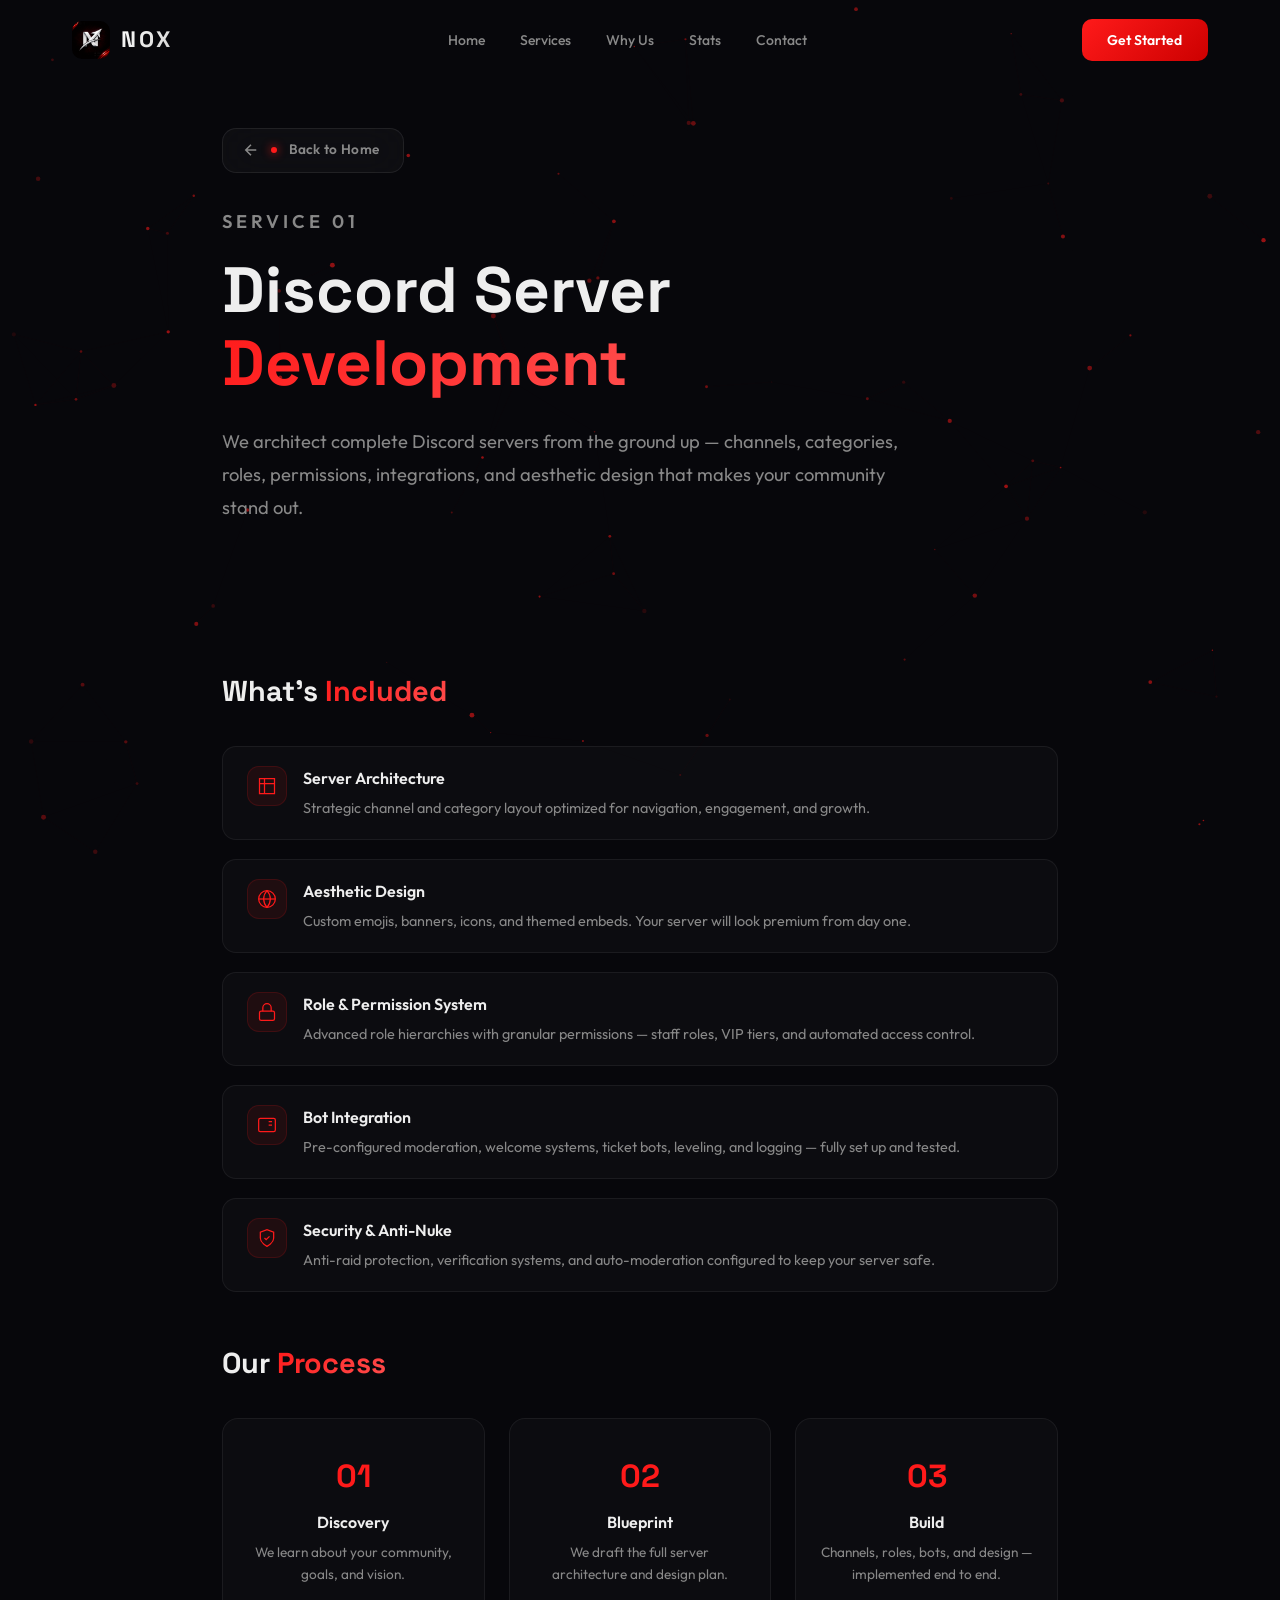
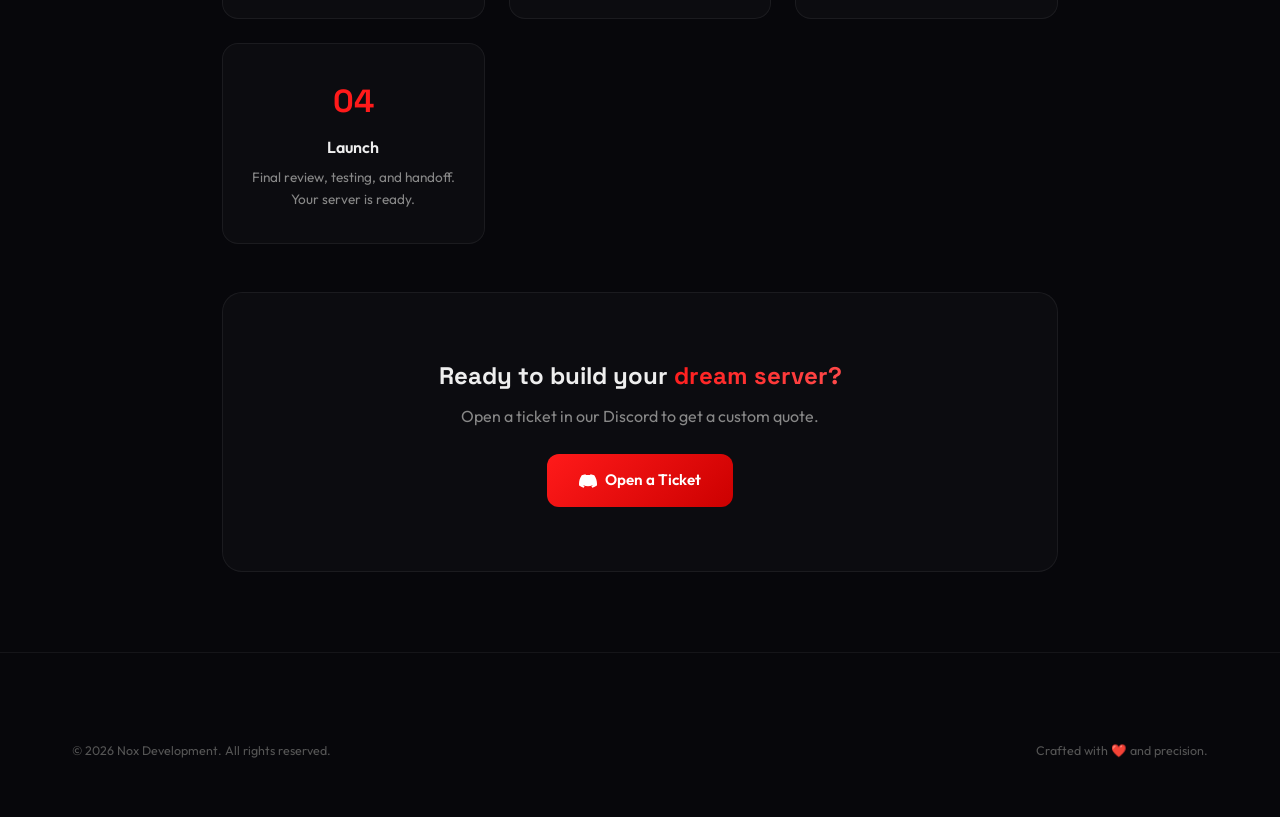
<file: index.html>
<!DOCTYPE html>
<html lang="en">
<head>
    <meta charset="UTF-8">
    <meta name="viewport" content="width=device-width, initial-scale=1.0">
    <title>Discord Server Development — Nox Development</title>
    <meta name="description" content="Professional Discord server development — channels, roles, permissions, bots, and aesthetic design built from the ground up.">
    <meta name="theme-color" content="#0a0a0f">
    <link rel="preconnect" href="https://fonts.googleapis.com">
    <link rel="preconnect" href="https://fonts.gstatic.com" crossorigin>
    <link href="https://fonts.googleapis.com/css2?family=Outfit:wght@300;400;500;600;700;800;900&family=Space+Grotesk:wght@400;500;600;700&display=swap" rel="stylesheet">
    <link rel="stylesheet" href="style.css">
    <link rel="icon" href="nox2.png" type="image/png">
</head>
<body>
    <canvas id="particles"></canvas>
    <div class="cursor-follow" id="cursorFollow"></div>

    <nav class="navbar" id="navbar">
        <div class="nav-container">
            <a href="index.html" class="nav-logo"><img src="nox2.png" alt="Nox" class="nav-logo-img"><span>NOX</span></a>
            <div class="nav-links" id="navLinks">
                <a href="index.html" class="nav-link">Home</a>
                <a href="index.html#services" class="nav-link">Services</a>
                <a href="index.html#why" class="nav-link">Why Us</a>
                <a href="index.html#stats" class="nav-link">Stats</a>
                <a href="index.html#contact" class="nav-link">Contact</a>
            </div>
            <a href="index.html#cta" class="nav-cta"><span>Get Started</span><div class="btn-shine"></div></a>
            <button class="hamburger" id="hamburger" aria-label="Menu"><span></span><span></span><span></span></button>
        </div>
    </nav>

    <section class="svc-hero">
        <div class="container">
            <a href="index.html" class="back-btn">
                <svg viewBox="0 0 24 24" fill="none" stroke="currentColor" stroke-width="2"><path d="M19 12H5M12 19l-7-7 7-7"/></svg>
                <div class="back-dot"></div>
                <span>Back to Home</span>
            </a>
            <p class="tag">SERVICE 01</p>
            <h1>Discord Server <em class="gradient-text">Development</em></h1>
            <p>We architect complete Discord servers from the ground up — channels, categories, roles, permissions, integrations, and aesthetic design that makes your community stand out.</p>
        </div>
    </section>

    <section class="svc-section">
        <div class="container">
            <h2>What's <em class="gradient-text">Included</em></h2>
            <div class="feature-list">
                <div class="feature-item">
                    <div class="fi-icon"><svg viewBox="0 0 24 24" fill="none" stroke="currentColor" stroke-width="1.5"><path d="M3 3h18v18H3z"/><path d="M3 9h18M9 3v18"/></svg></div>
                    <div><h4>Server Architecture</h4><p>Strategic channel and category layout optimized for navigation, engagement, and growth.</p></div>
                </div>
                <div class="feature-item">
                    <div class="fi-icon"><svg viewBox="0 0 24 24" fill="none" stroke="currentColor" stroke-width="1.5"><circle cx="12" cy="12" r="10"/><path d="M12 2a15 15 0 014 10 15 15 0 01-4 10 15 15 0 01-4-10A15 15 0 0112 2z"/><path d="M2 12h20"/></svg></div>
                    <div><h4>Aesthetic Design</h4><p>Custom emojis, banners, icons, and themed embeds. Your server will look premium from day one.</p></div>
                </div>
                <div class="feature-item">
                    <div class="fi-icon"><svg viewBox="0 0 24 24" fill="none" stroke="currentColor" stroke-width="1.5"><rect x="3" y="11" width="18" height="11" rx="2"/><path d="M7 11V7a5 5 0 0110 0v4"/></svg></div>
                    <div><h4>Role & Permission System</h4><p>Advanced role hierarchies with granular permissions — staff roles, VIP tiers, and automated access control.</p></div>
                </div>
                <div class="feature-item">
                    <div class="fi-icon"><svg viewBox="0 0 24 24" fill="none" stroke="currentColor" stroke-width="1.5"><rect x="2" y="4" width="20" height="16" rx="2"/><path d="M6 8h.01M10 8h.01M14 8h4M6 12h.01M10 12h.01M14 12h4"/></svg></div>
                    <div><h4>Bot Integration</h4><p>Pre-configured moderation, welcome systems, ticket bots, leveling, and logging — fully set up and tested.</p></div>
                </div>
                <div class="feature-item">
                    <div class="fi-icon"><svg viewBox="0 0 24 24" fill="none" stroke="currentColor" stroke-width="1.5"><path d="M12 22s8-4 8-10V5l-8-3-8 3v7c0 6 8 10 8 10z"/><path d="M9 12l2 2 4-4"/></svg></div>
                    <div><h4>Security & Anti-Nuke</h4><p>Anti-raid protection, verification systems, and auto-moderation configured to keep your server safe.</p></div>
                </div>
            </div>

            <h2>Our <em class="gradient-text">Process</em></h2>
            <div class="process-steps">
                <div class="step"><div class="step-num">01</div><h4>Discovery</h4><p>We learn about your community, goals, and vision.</p></div>
                <div class="step"><div class="step-num">02</div><h4>Blueprint</h4><p>We draft the full server architecture and design plan.</p></div>
                <div class="step"><div class="step-num">03</div><h4>Build</h4><p>Channels, roles, bots, and design — implemented end to end.</p></div>
                <div class="step"><div class="step-num">04</div><h4>Launch</h4><p>Final review, testing, and handoff. Your server is ready.</p></div>
            </div>

            <div class="svc-cta">
                <h3>Ready to build your <em class="gradient-text">dream server?</em></h3>
                <p>Open a ticket in our Discord to get a custom quote.</p>
                <a href="https://discord.gg/8aNvAveuEr" class="btn-primary" target="_blank" rel="noopener">
                    <svg viewBox="0 0 24 24" fill="currentColor" width="20" height="20"><path d="M20.317 4.37a19.79 19.79 0 00-4.885-1.515.074.074 0 00-.079.037c-.21.375-.444.864-.608 1.25a18.27 18.27 0 00-5.487 0 12.64 12.64 0 00-.618-1.25.077.077 0 00-.079-.037A19.74 19.74 0 003.677 4.37a.07.07 0 00-.032.027C.533 9.046-.32 13.58.099 18.057a.082.082 0 00.031.057 19.9 19.9 0 005.993 3.03.078.078 0 00.084-.028c.462-.63.874-1.295 1.226-1.994a.076.076 0 00-.041-.106 13.1 13.1 0 01-1.872-.892.077.077 0 01-.008-.128 10.2 10.2 0 00.372-.292.074.074 0 01.078-.01c3.928 1.793 8.18 1.793 12.062 0a.074.074 0 01.078.01c.12.098.246.198.373.292a.077.077 0 01-.006.127 12.3 12.3 0 01-1.873.892.076.076 0 00-.041.107c.36.698.772 1.362 1.225 1.993a.076.076 0 00.084.028 19.84 19.84 0 006.002-3.03.077.077 0 00.032-.054c.5-5.177-.838-9.674-3.549-13.66a.06.06 0 00-.031-.03z"/></svg>
                    <span>Open a Ticket</span>
                </a>
            </div>
        </div>
    </section>

    <footer class="footer">
        <div class="container">
            <div class="footer-bottom" style="border:none;padding:1.5rem 0">
                <p>&copy; 2026 Nox Development. All rights reserved.</p>
                <p>Crafted with ❤️ and precision.</p>
            </div>
        </div>
    </footer>
    <script src="script.js"></script>
</body>
</html>
</file>
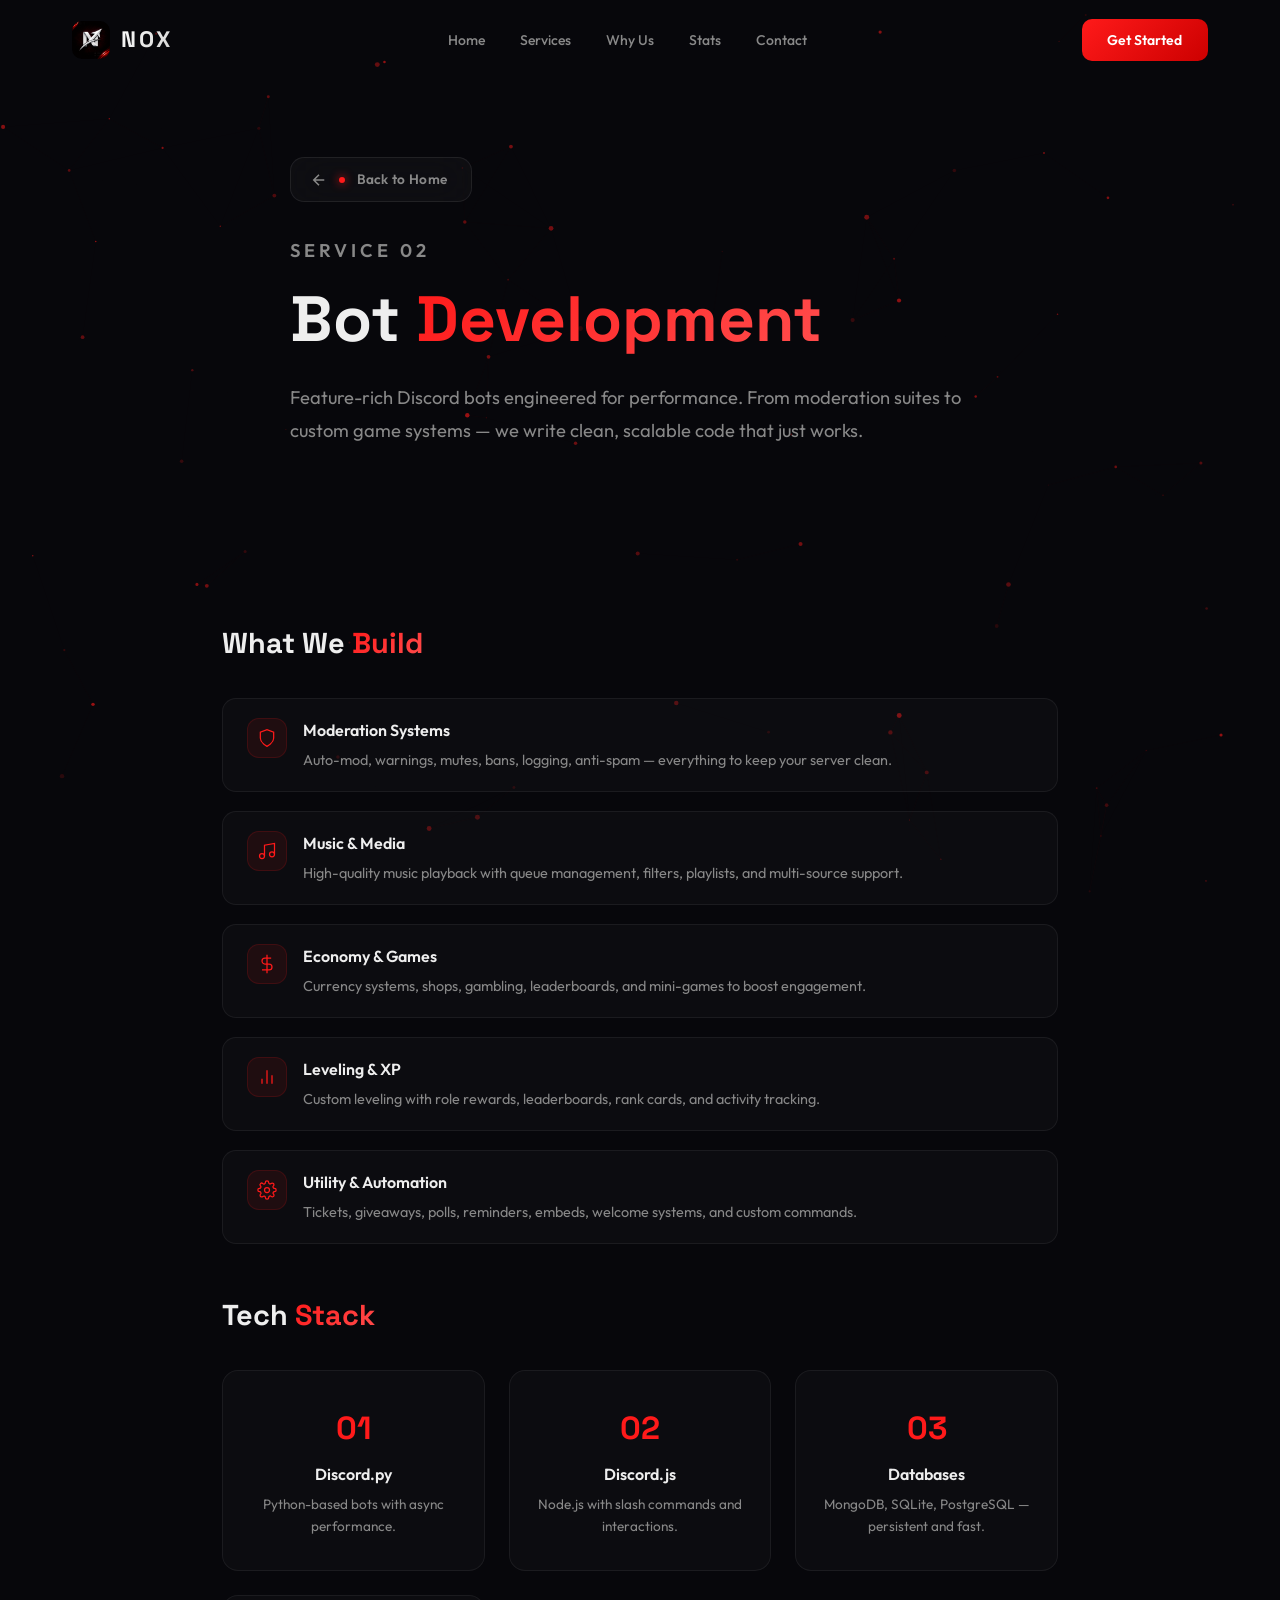
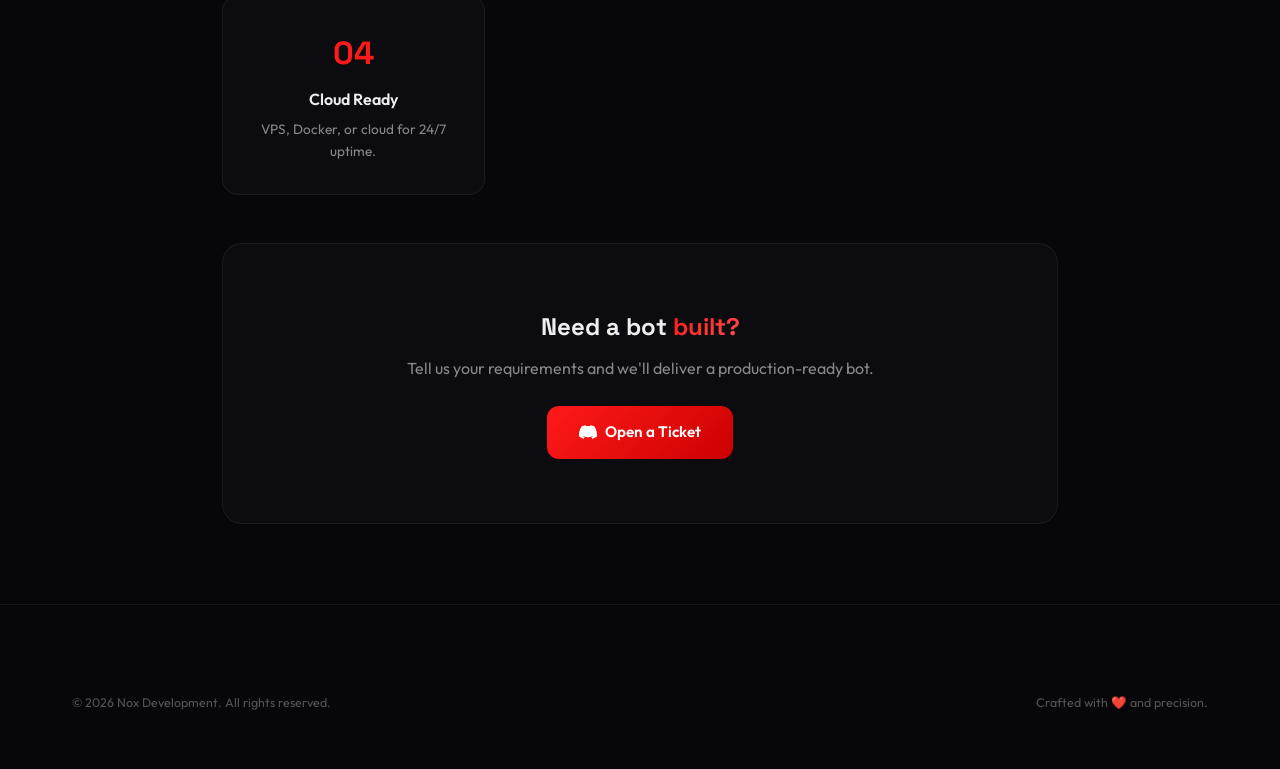
<file: bot-development.html>
<!DOCTYPE html>
<html lang="en">

<head>
    <meta charset="UTF-8">
    <meta name="viewport" content="width=device-width, initial-scale=1.0">
    <title>Bot Development — Nox Development</title>
    <meta name="description" content="Custom Discord bot development — moderation, music, economy, leveling, and more.">
    <meta name="theme-color" content="#0a0a0f">
    <link rel="preconnect" href="https://fonts.googleapis.com">
    <link rel="preconnect" href="https://fonts.gstatic.com" crossorigin>
    <link
        href="https://fonts.googleapis.com/css2?family=Outfit:wght@300;400;500;600;700;800;900&family=Space+Grotesk:wght@400;500;600;700&display=swap"
        rel="stylesheet">
    <link rel="stylesheet" href="style.css">
    <link rel="icon" href="nox2.png" type="image/png">
</head>

<body>
    <canvas id="particles"></canvas>
    <div class="cursor-follow" id="cursorFollow"></div>

    <nav class="navbar" id="navbar">
        <div class="nav-container">
            <a href="index.html" class="nav-logo"><img src="nox2.png" alt="Nox"
                    class="nav-logo-img"><span>NOX</span></a>
            <div class="nav-links" id="navLinks">
                <a href="index.html" class="nav-link">Home</a>
                <a href="index.html#services" class="nav-link">Services</a>
                <a href="index.html#why" class="nav-link">Why Us</a>
                <a href="index.html#stats" class="nav-link">Stats</a>
                <a href="index.html#contact" class="nav-link">Contact</a>
            </div>
            <a href="index.html#cta" class="nav-cta"><span>Get Started</span>
                <div class="btn-shine"></div>
            </a>
            <button class="hamburger" id="hamburger" aria-label="Menu"><span></span><span></span><span></span></button>
        </div>
    </nav>

    <section class="svc-hero">
        <div class="container">
            <a href="index.html" class="back-btn">
                <svg viewBox="0 0 24 24" fill="none" stroke="currentColor" stroke-width="2">
                    <path d="M19 12H5M12 19l-7-7 7-7" />
                </svg>
                <div class="back-dot"></div>
                <span>Back to Home</span>
            </a>
            <p class="tag">SERVICE 02</p>
            <h1>Bot <em class="gradient-text">Development</em></h1>
            <p>Feature-rich Discord bots engineered for performance. From moderation suites to custom game systems — we
                write clean, scalable code that just works.</p>
        </div>
    </section>

    <section class="svc-section">
        <div class="container">
            <h2>What We <em class="gradient-text">Build</em></h2>
            <div class="feature-list">
                <div class="feature-item">
                    <div class="fi-icon"><svg viewBox="0 0 24 24" fill="none" stroke="currentColor" stroke-width="1.5">
                            <path d="M12 22s8-4 8-10V5l-8-3-8 3v7c0 6 8 10 8 10z" />
                        </svg></div>
                    <div>
                        <h4>Moderation Systems</h4>
                        <p>Auto-mod, warnings, mutes, bans, logging, anti-spam — everything to keep your server clean.
                        </p>
                    </div>
                </div>
                <div class="feature-item">
                    <div class="fi-icon"><svg viewBox="0 0 24 24" fill="none" stroke="currentColor" stroke-width="1.5">
                            <path d="M9 18V5l12-2v13" />
                            <circle cx="6" cy="18" r="3" />
                            <circle cx="18" cy="16" r="3" />
                        </svg></div>
                    <div>
                        <h4>Music & Media</h4>
                        <p>High-quality music playback with queue management, filters, playlists, and multi-source
                            support.</p>
                    </div>
                </div>
                <div class="feature-item">
                    <div class="fi-icon"><svg viewBox="0 0 24 24" fill="none" stroke="currentColor" stroke-width="1.5">
                            <path d="M12 1v22M17 5H9.5a3.5 3.5 0 000 7h5a3.5 3.5 0 010 7H6" />
                        </svg></div>
                    <div>
                        <h4>Economy & Games</h4>
                        <p>Currency systems, shops, gambling, leaderboards, and mini-games to boost engagement.</p>
                    </div>
                </div>
                <div class="feature-item">
                    <div class="fi-icon"><svg viewBox="0 0 24 24" fill="none" stroke="currentColor" stroke-width="1.5">
                            <path d="M18 20V10M12 20V4M6 20v-6" />
                        </svg></div>
                    <div>
                        <h4>Leveling & XP</h4>
                        <p>Custom leveling with role rewards, leaderboards, rank cards, and activity tracking.</p>
                    </div>
                </div>
                <div class="feature-item">
                    <div class="fi-icon"><svg viewBox="0 0 24 24" fill="none" stroke="currentColor" stroke-width="1.5">
                            <circle cx="12" cy="12" r="3" />
                            <path
                                d="M19.4 15a1.65 1.65 0 00.33 1.82l.06.06a2 2 0 11-2.83 2.83l-.06-.06a1.65 1.65 0 00-2.82 1.18V21a2 2 0 01-4 0v-.09a1.65 1.65 0 00-1.08-1.51 1.65 1.65 0 00-1.82.33l-.06.06a2 2 0 11-2.83-2.83l.06-.06A1.65 1.65 0 004.68 15a1.65 1.65 0 00-1.51-1H3a2 2 0 010-4h.09A1.65 1.65 0 004.6 9a1.65 1.65 0 00-.33-1.82l-.06-.06a2 2 0 112.83-2.83l.06.06A1.65 1.65 0 009 4.68a1.65 1.65 0 001-1.51V3a2 2 0 014 0v.09a1.65 1.65 0 001 1.51 1.65 1.65 0 001.82-.33l.06-.06a2 2 0 112.83 2.83l-.06.06A1.65 1.65 0 0019.32 9c.26.6.85 1 1.51 1H21a2 2 0 010 4h-.09a1.65 1.65 0 00-1.51 1z" />
                        </svg></div>
                    <div>
                        <h4>Utility & Automation</h4>
                        <p>Tickets, giveaways, polls, reminders, embeds, welcome systems, and custom commands.</p>
                    </div>
                </div>
            </div>

            <h2>Tech <em class="gradient-text">Stack</em></h2>
            <div class="process-steps">
                <div class="step">
                    <div class="step-num">01</div>
                    <h4>Discord.py</h4>
                    <p>Python-based bots with async performance.</p>
                </div>
                <div class="step">
                    <div class="step-num">02</div>
                    <h4>Discord.js</h4>
                    <p>Node.js with slash commands and interactions.</p>
                </div>
                <div class="step">
                    <div class="step-num">03</div>
                    <h4>Databases</h4>
                    <p>MongoDB, SQLite, PostgreSQL — persistent and fast.</p>
                </div>
                <div class="step">
                    <div class="step-num">04</div>
                    <h4>Cloud Ready</h4>
                    <p>VPS, Docker, or cloud for 24/7 uptime.</p>
                </div>
            </div>

            <div class="svc-cta">
                <h3>Need a bot <em class="gradient-text">built?</em></h3>
                <p>Tell us your requirements and we'll deliver a production-ready bot.</p>
                <a href="https://discord.gg/8aNvAveuEr" class="btn-primary" target="_blank" rel="noopener">
                    <svg viewBox="0 0 24 24" fill="currentColor" width="20" height="20">
                        <path
                            d="M20.317 4.37a19.79 19.79 0 00-4.885-1.515.074.074 0 00-.079.037c-.21.375-.444.864-.608 1.25a18.27 18.27 0 00-5.487 0 12.64 12.64 0 00-.618-1.25.077.077 0 00-.079-.037A19.74 19.74 0 003.677 4.37a.07.07 0 00-.032.027C.533 9.046-.32 13.58.099 18.057a.082.082 0 00.031.057 19.9 19.9 0 005.993 3.03.078.078 0 00.084-.028c.462-.63.874-1.295 1.226-1.994a.076.076 0 00-.041-.106 13.1 13.1 0 01-1.872-.892.077.077 0 01-.008-.128 10.2 10.2 0 00.372-.292.074.074 0 01.078-.01c3.928 1.793 8.18 1.793 12.062 0a.074.074 0 01.078.01c.12.098.246.198.373.292a.077.077 0 01-.006.127 12.3 12.3 0 01-1.873.892.076.076 0 00-.041.107c.36.698.772 1.362 1.225 1.993a.076.076 0 00.084.028 19.84 19.84 0 006.002-3.03.077.077 0 00.032-.054c.5-5.177-.838-9.674-3.549-13.66a.06.06 0 00-.031-.03z" />
                    </svg>
                    <span>Open a Ticket</span>
                </a>
            </div>
        </div>
    </section>

    <footer class="footer">
        <div class="container">
            <div class="footer-bottom" style="border:none;padding:1.5rem 0">
                <p>&copy; 2026 Nox Development. All rights reserved.</p>
                <p>Crafted with ❤️ and precision.</p>
            </div>
        </div>
    </footer>
    <script src="script.js"></script>
</body>

</html>
</file>
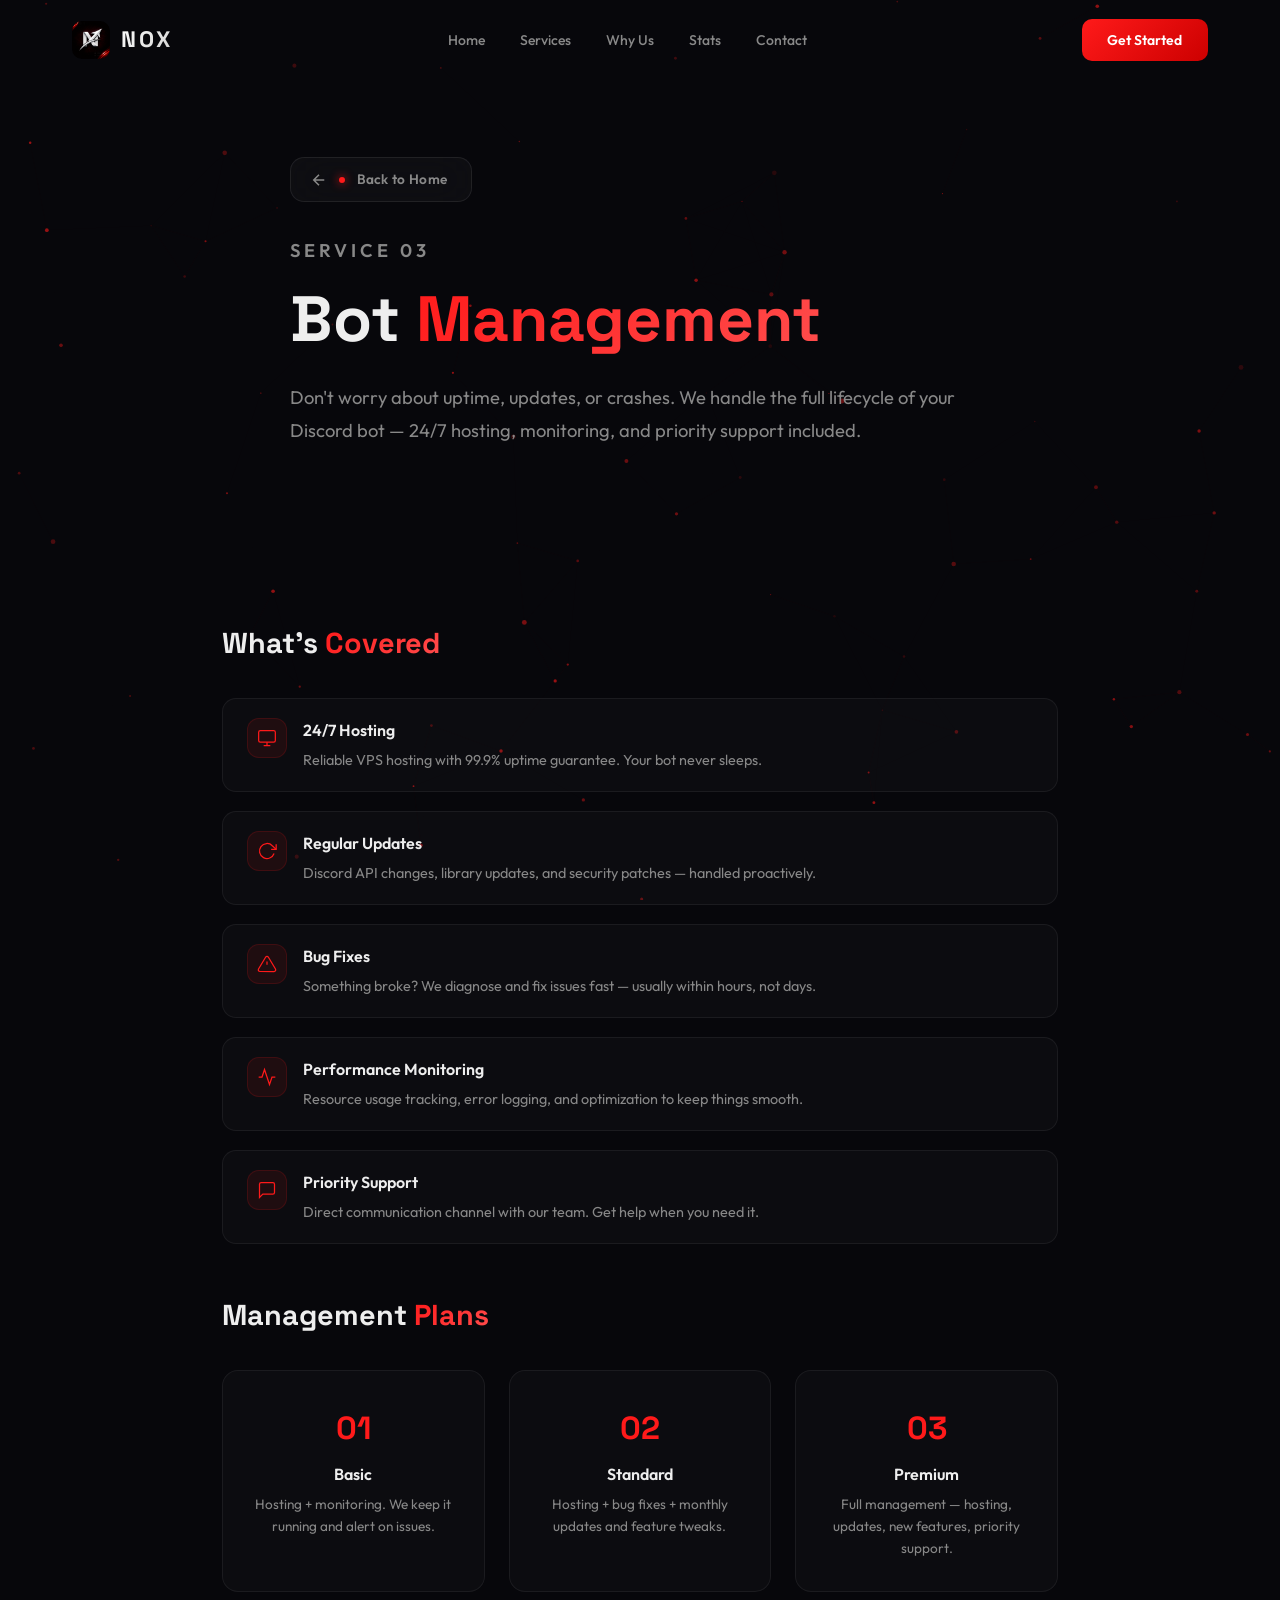
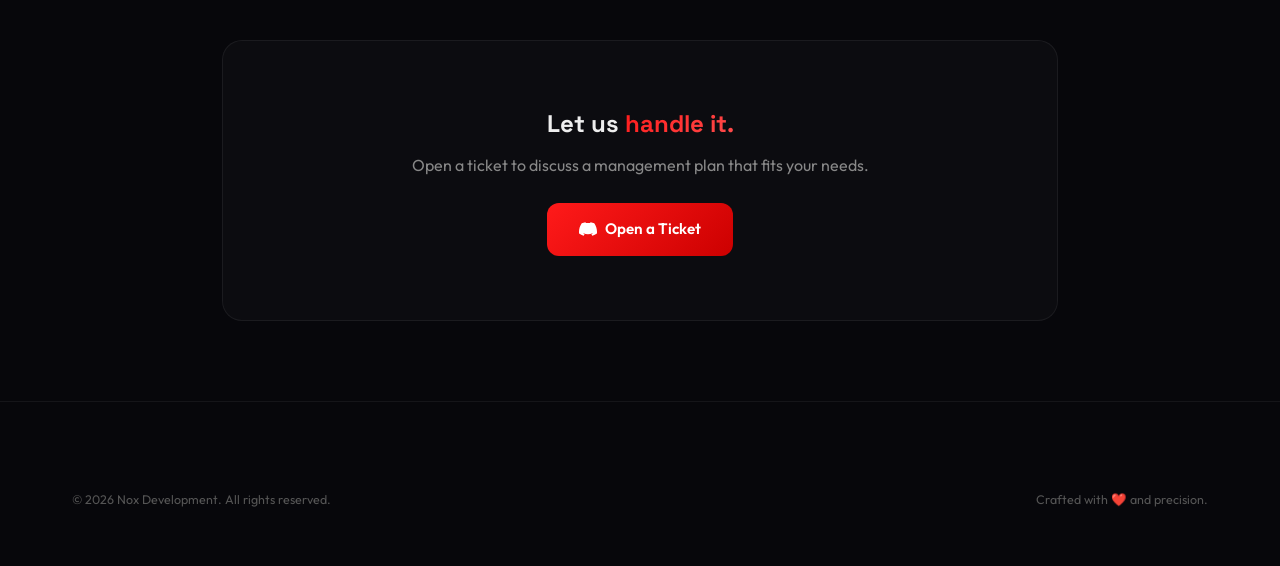
<file: bot-management.html>
<!DOCTYPE html>
<html lang="en">
<head>
    <meta charset="UTF-8">
    <meta name="viewport" content="width=device-width, initial-scale=1.0">
    <title>Bot Management — Nox Development</title>
    <meta name="description" content="24/7 Discord bot hosting, maintenance, updates, and support.">
    <meta name="theme-color" content="#0a0a0f">
    <link rel="preconnect" href="https://fonts.googleapis.com">
    <link rel="preconnect" href="https://fonts.gstatic.com" crossorigin>
    <link href="https://fonts.googleapis.com/css2?family=Outfit:wght@300;400;500;600;700;800;900&family=Space+Grotesk:wght@400;500;600;700&display=swap" rel="stylesheet">
    <link rel="stylesheet" href="style.css">
    <link rel="icon" href="nox2.png" type="image/png">
</head>
<body>
    <canvas id="particles"></canvas>
    <div class="cursor-follow" id="cursorFollow"></div>

    <nav class="navbar" id="navbar">
        <div class="nav-container">
            <a href="index.html" class="nav-logo"><img src="nox2.png" alt="Nox" class="nav-logo-img"><span>NOX</span></a>
            <div class="nav-links" id="navLinks">
                <a href="index.html" class="nav-link">Home</a>
                <a href="index.html#services" class="nav-link">Services</a>
                <a href="index.html#why" class="nav-link">Why Us</a>
                <a href="index.html#stats" class="nav-link">Stats</a>
                <a href="index.html#contact" class="nav-link">Contact</a>
            </div>
            <a href="index.html#cta" class="nav-cta"><span>Get Started</span><div class="btn-shine"></div></a>
            <button class="hamburger" id="hamburger" aria-label="Menu"><span></span><span></span><span></span></button>
        </div>
    </nav>

    <section class="svc-hero">
        <div class="container">
            <a href="index.html" class="back-btn">
                <svg viewBox="0 0 24 24" fill="none" stroke="currentColor" stroke-width="2"><path d="M19 12H5M12 19l-7-7 7-7"/></svg>
                <div class="back-dot"></div>
                <span>Back to Home</span>
            </a>
            <p class="tag">SERVICE 03</p>
            <h1>Bot <em class="gradient-text">Management</em></h1>
            <p>Don't worry about uptime, updates, or crashes. We handle the full lifecycle of your Discord bot — 24/7 hosting, monitoring, and priority support included.</p>
        </div>
    </section>

    <section class="svc-section">
        <div class="container">
            <h2>What's <em class="gradient-text">Covered</em></h2>
            <div class="feature-list">
                <div class="feature-item">
                    <div class="fi-icon"><svg viewBox="0 0 24 24" fill="none" stroke="currentColor" stroke-width="1.5"><rect x="2" y="3" width="20" height="14" rx="2"/><path d="M8 21h8M12 17v4"/></svg></div>
                    <div><h4>24/7 Hosting</h4><p>Reliable VPS hosting with 99.9% uptime guarantee. Your bot never sleeps.</p></div>
                </div>
                <div class="feature-item">
                    <div class="fi-icon"><svg viewBox="0 0 24 24" fill="none" stroke="currentColor" stroke-width="1.5"><polyline points="23 4 23 10 17 10"/><path d="M20.49 15a9 9 0 11-2.12-9.36L23 10"/></svg></div>
                    <div><h4>Regular Updates</h4><p>Discord API changes, library updates, and security patches — handled proactively.</p></div>
                </div>
                <div class="feature-item">
                    <div class="fi-icon"><svg viewBox="0 0 24 24" fill="none" stroke="currentColor" stroke-width="1.5"><path d="M10.29 3.86L1.82 18a2 2 0 001.71 3h16.94a2 2 0 001.71-3L13.71 3.86a2 2 0 00-3.42 0z"/><line x1="12" y1="9" x2="12" y2="13"/><line x1="12" y1="17" x2="12.01" y2="17"/></svg></div>
                    <div><h4>Bug Fixes</h4><p>Something broke? We diagnose and fix issues fast — usually within hours, not days.</p></div>
                </div>
                <div class="feature-item">
                    <div class="fi-icon"><svg viewBox="0 0 24 24" fill="none" stroke="currentColor" stroke-width="1.5"><path d="M22 12h-4l-3 9L9 3l-3 9H2"/></svg></div>
                    <div><h4>Performance Monitoring</h4><p>Resource usage tracking, error logging, and optimization to keep things smooth.</p></div>
                </div>
                <div class="feature-item">
                    <div class="fi-icon"><svg viewBox="0 0 24 24" fill="none" stroke="currentColor" stroke-width="1.5"><path d="M21 15a2 2 0 01-2 2H7l-4 4V5a2 2 0 012-2h14a2 2 0 012 2z"/></svg></div>
                    <div><h4>Priority Support</h4><p>Direct communication channel with our team. Get help when you need it.</p></div>
                </div>
            </div>

            <h2>Management <em class="gradient-text">Plans</em></h2>
            <div class="process-steps">
                <div class="step"><div class="step-num">01</div><h4>Basic</h4><p>Hosting + monitoring. We keep it running and alert on issues.</p></div>
                <div class="step"><div class="step-num">02</div><h4>Standard</h4><p>Hosting + bug fixes + monthly updates and feature tweaks.</p></div>
                <div class="step"><div class="step-num">03</div><h4>Premium</h4><p>Full management — hosting, updates, new features, priority support.</p></div>
            </div>

            <div class="svc-cta">
                <h3>Let us <em class="gradient-text">handle it.</em></h3>
                <p>Open a ticket to discuss a management plan that fits your needs.</p>
                <a href="https://discord.gg/8aNvAveuEr" class="btn-primary" target="_blank" rel="noopener">
                    <svg viewBox="0 0 24 24" fill="currentColor" width="20" height="20"><path d="M20.317 4.37a19.79 19.79 0 00-4.885-1.515.074.074 0 00-.079.037c-.21.375-.444.864-.608 1.25a18.27 18.27 0 00-5.487 0 12.64 12.64 0 00-.618-1.25.077.077 0 00-.079-.037A19.74 19.74 0 003.677 4.37a.07.07 0 00-.032.027C.533 9.046-.32 13.58.099 18.057a.082.082 0 00.031.057 19.9 19.9 0 005.993 3.03.078.078 0 00.084-.028c.462-.63.874-1.295 1.226-1.994a.076.076 0 00-.041-.106 13.1 13.1 0 01-1.872-.892.077.077 0 01-.008-.128 10.2 10.2 0 00.372-.292.074.074 0 01.078-.01c3.928 1.793 8.18 1.793 12.062 0a.074.074 0 01.078.01c.12.098.246.198.373.292a.077.077 0 01-.006.127 12.3 12.3 0 01-1.873.892.076.076 0 00-.041.107c.36.698.772 1.362 1.225 1.993a.076.076 0 00.084.028 19.84 19.84 0 006.002-3.03.077.077 0 00.032-.054c.5-5.177-.838-9.674-3.549-13.66a.06.06 0 00-.031-.03z"/></svg>
                    <span>Open a Ticket</span>
                </a>
            </div>
        </div>
    </section>

    <footer class="footer">
        <div class="container">
            <div class="footer-bottom" style="border:none;padding:1.5rem 0">
                <p>&copy; 2026 Nox Development. All rights reserved.</p>
                <p>Crafted with ❤️ and precision.</p>
            </div>
        </div>
    </footer>
    <script src="script.js"></script>
</body>
</html>
</file>
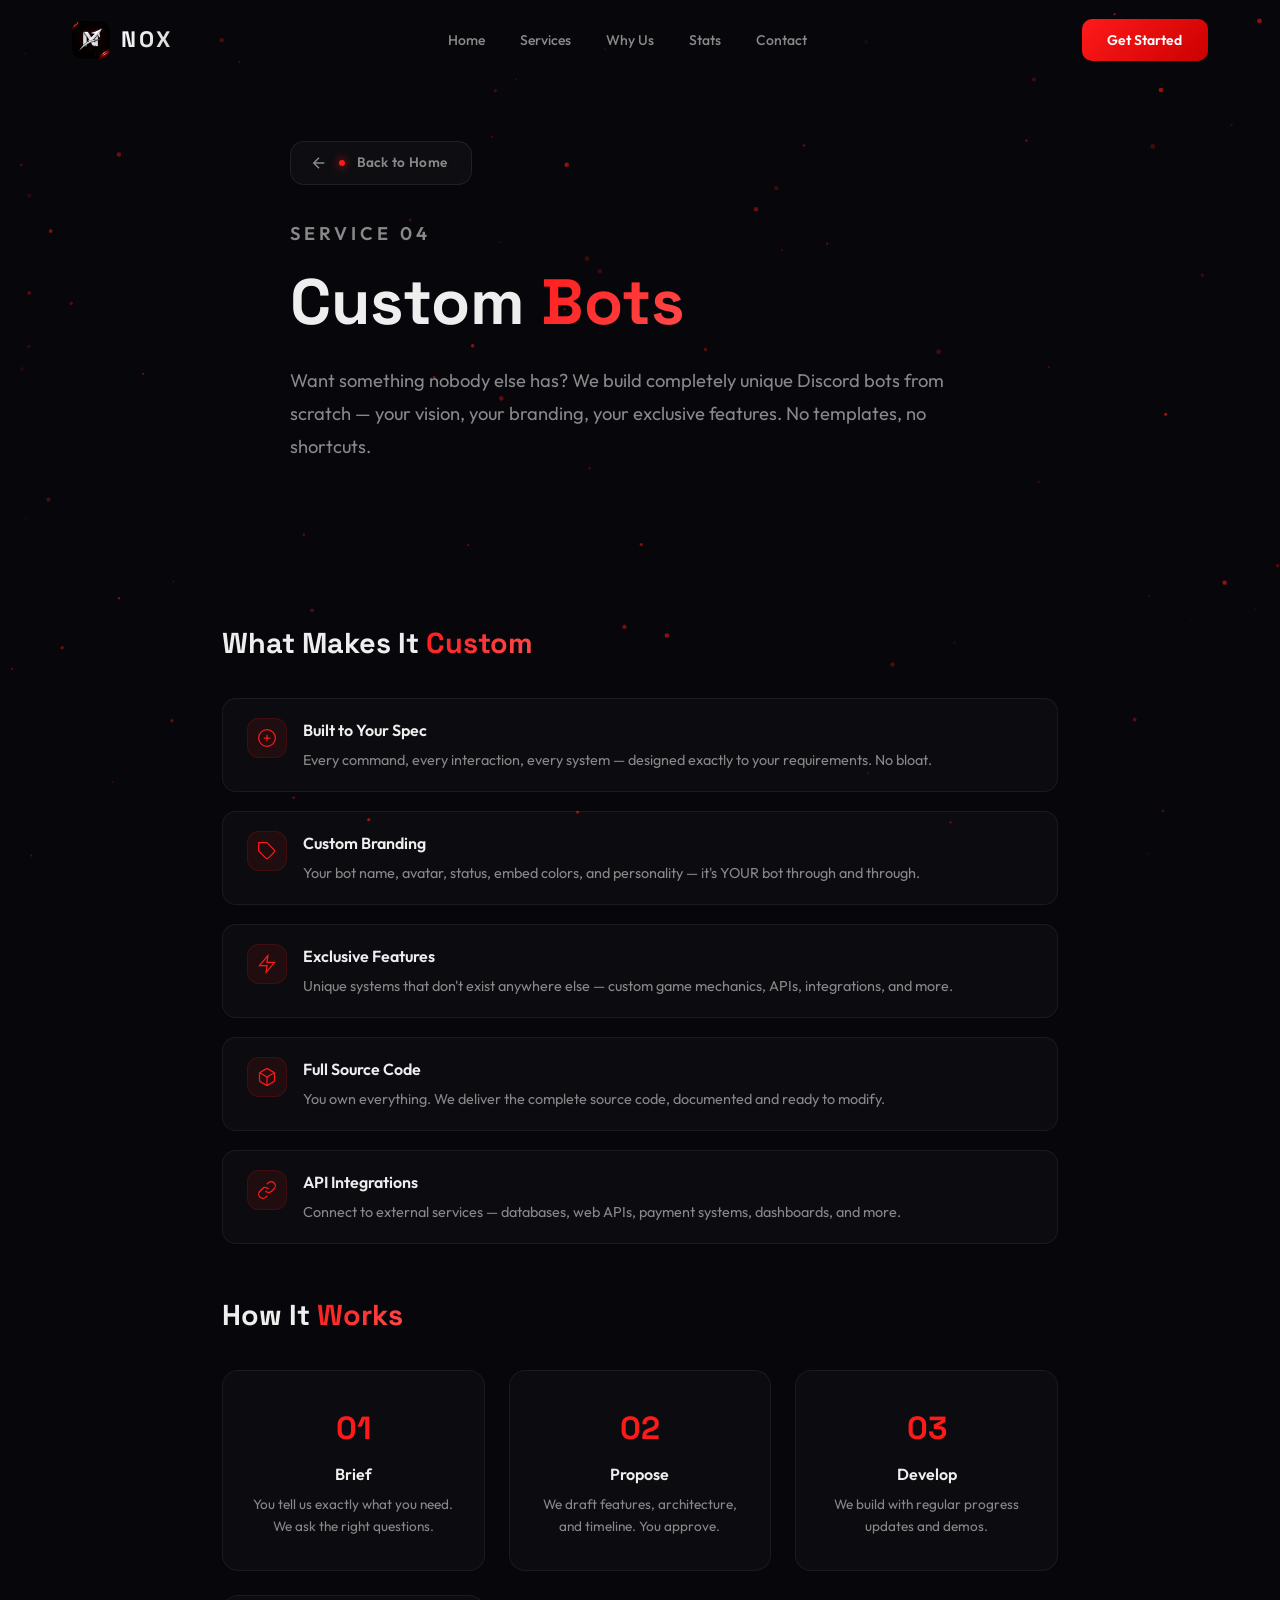
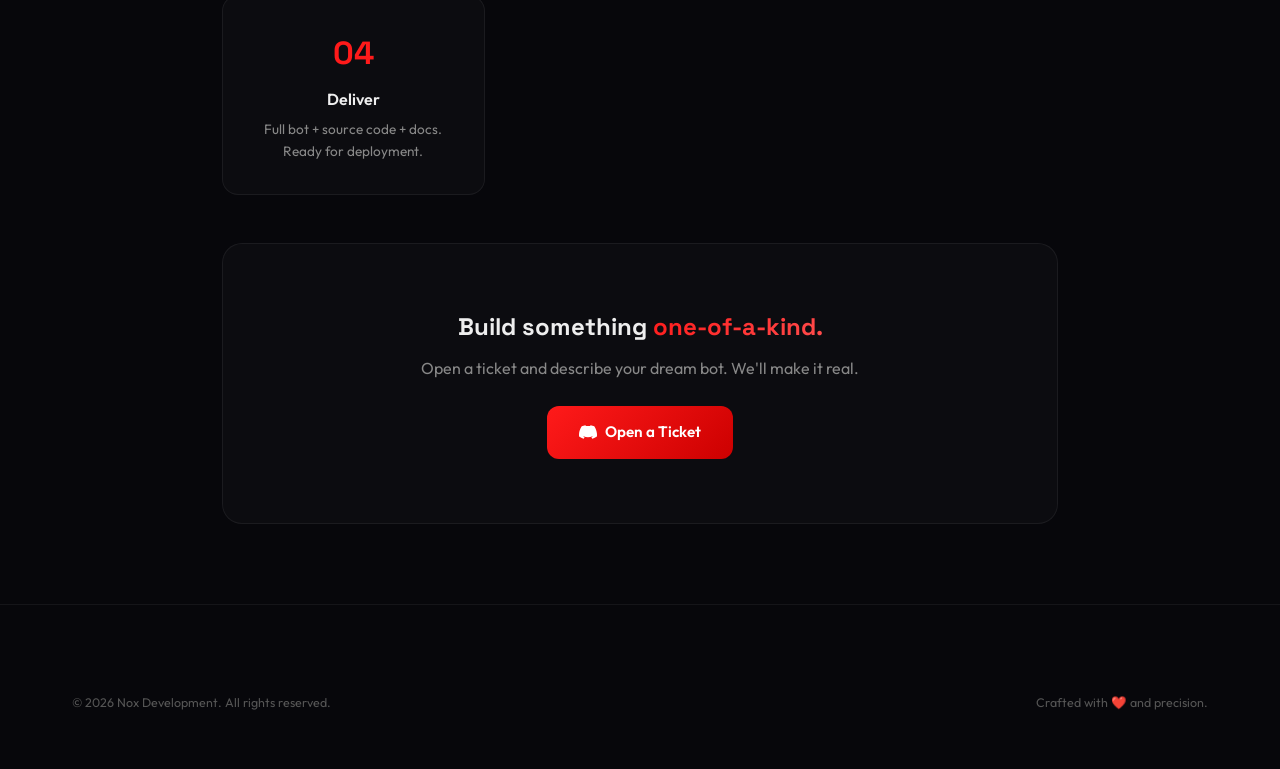
<file: custom-bots.html>
<!DOCTYPE html>
<html lang="en">
<head>
    <meta charset="UTF-8">
    <meta name="viewport" content="width=device-width, initial-scale=1.0">
    <title>Custom Bots — Nox Development</title>
    <meta name="description" content="Fully tailored Discord bots with unique features, custom branding, and exclusive functionality.">
    <meta name="theme-color" content="#0a0a0f">
    <link rel="preconnect" href="https://fonts.googleapis.com">
    <link rel="preconnect" href="https://fonts.gstatic.com" crossorigin>
    <link href="https://fonts.googleapis.com/css2?family=Outfit:wght@300;400;500;600;700;800;900&family=Space+Grotesk:wght@400;500;600;700&display=swap" rel="stylesheet">
    <link rel="stylesheet" href="style.css">
    <link rel="icon" href="nox2.png" type="image/png">
</head>
<body>
    <canvas id="particles"></canvas>
    <div class="cursor-follow" id="cursorFollow"></div>

    <nav class="navbar" id="navbar">
        <div class="nav-container">
            <a href="index.html" class="nav-logo"><img src="nox2.png" alt="Nox" class="nav-logo-img"><span>NOX</span></a>
            <div class="nav-links" id="navLinks">
                <a href="index.html" class="nav-link">Home</a>
                <a href="index.html#services" class="nav-link">Services</a>
                <a href="index.html#why" class="nav-link">Why Us</a>
                <a href="index.html#stats" class="nav-link">Stats</a>
                <a href="index.html#contact" class="nav-link">Contact</a>
            </div>
            <a href="index.html#cta" class="nav-cta"><span>Get Started</span><div class="btn-shine"></div></a>
            <button class="hamburger" id="hamburger" aria-label="Menu"><span></span><span></span><span></span></button>
        </div>
    </nav>

    <section class="svc-hero">
        <div class="container">
            <a href="index.html" class="back-btn">
                <svg viewBox="0 0 24 24" fill="none" stroke="currentColor" stroke-width="2"><path d="M19 12H5M12 19l-7-7 7-7"/></svg>
                <div class="back-dot"></div>
                <span>Back to Home</span>
            </a>
            <p class="tag">SERVICE 04</p>
            <h1>Custom <em class="gradient-text">Bots</em></h1>
            <p>Want something nobody else has? We build completely unique Discord bots from scratch — your vision, your branding, your exclusive features. No templates, no shortcuts.</p>
        </div>
    </section>

    <section class="svc-section">
        <div class="container">
            <h2>What Makes It <em class="gradient-text">Custom</em></h2>
            <div class="feature-list">
                <div class="feature-item">
                    <div class="fi-icon"><svg viewBox="0 0 24 24" fill="none" stroke="currentColor" stroke-width="1.5"><circle cx="12" cy="12" r="10"/><path d="M12 8v8M8 12h8"/></svg></div>
                    <div><h4>Built to Your Spec</h4><p>Every command, every interaction, every system — designed exactly to your requirements. No bloat.</p></div>
                </div>
                <div class="feature-item">
                    <div class="fi-icon"><svg viewBox="0 0 24 24" fill="none" stroke="currentColor" stroke-width="1.5"><path d="M20.59 13.41l-7.17 7.17a2 2 0 01-2.83 0L2 12V2h10l8.59 8.59a2 2 0 010 2.82z"/><line x1="7" y1="7" x2="7.01" y2="7"/></svg></div>
                    <div><h4>Custom Branding</h4><p>Your bot name, avatar, status, embed colors, and personality — it's YOUR bot through and through.</p></div>
                </div>
                <div class="feature-item">
                    <div class="fi-icon"><svg viewBox="0 0 24 24" fill="none" stroke="currentColor" stroke-width="1.5"><polygon points="13 2 3 14 12 14 11 22 21 10 12 10 13 2"/></svg></div>
                    <div><h4>Exclusive Features</h4><p>Unique systems that don't exist anywhere else — custom game mechanics, APIs, integrations, and more.</p></div>
                </div>
                <div class="feature-item">
                    <div class="fi-icon"><svg viewBox="0 0 24 24" fill="none" stroke="currentColor" stroke-width="1.5"><path d="M21 16V8a2 2 0 00-1-1.73l-7-4a2 2 0 00-2 0l-7 4A2 2 0 003 8v8a2 2 0 001 1.73l7 4a2 2 0 002 0l7-4A2 2 0 0021 16z"/><polyline points="3.27 6.96 12 12.01 20.73 6.96"/><line x1="12" y1="22.08" x2="12" y2="12"/></svg></div>
                    <div><h4>Full Source Code</h4><p>You own everything. We deliver the complete source code, documented and ready to modify.</p></div>
                </div>
                <div class="feature-item">
                    <div class="fi-icon"><svg viewBox="0 0 24 24" fill="none" stroke="currentColor" stroke-width="1.5"><path d="M10 13a5 5 0 007.54.54l3-3a5 5 0 00-7.07-7.07l-1.72 1.71"/><path d="M14 11a5 5 0 00-7.54-.54l-3 3a5 5 0 007.07 7.07l1.71-1.71"/></svg></div>
                    <div><h4>API Integrations</h4><p>Connect to external services — databases, web APIs, payment systems, dashboards, and more.</p></div>
                </div>
            </div>

            <h2>How It <em class="gradient-text">Works</em></h2>
            <div class="process-steps">
                <div class="step"><div class="step-num">01</div><h4>Brief</h4><p>You tell us exactly what you need. We ask the right questions.</p></div>
                <div class="step"><div class="step-num">02</div><h4>Propose</h4><p>We draft features, architecture, and timeline. You approve.</p></div>
                <div class="step"><div class="step-num">03</div><h4>Develop</h4><p>We build with regular progress updates and demos.</p></div>
                <div class="step"><div class="step-num">04</div><h4>Deliver</h4><p>Full bot + source code + docs. Ready for deployment.</p></div>
            </div>

            <div class="svc-cta">
                <h3>Build something <em class="gradient-text">one-of-a-kind.</em></h3>
                <p>Open a ticket and describe your dream bot. We'll make it real.</p>
                <a href="https://discord.gg/8aNvAveuEr" class="btn-primary" target="_blank" rel="noopener">
                    <svg viewBox="0 0 24 24" fill="currentColor" width="20" height="20"><path d="M20.317 4.37a19.79 19.79 0 00-4.885-1.515.074.074 0 00-.079.037c-.21.375-.444.864-.608 1.25a18.27 18.27 0 00-5.487 0 12.64 12.64 0 00-.618-1.25.077.077 0 00-.079-.037A19.74 19.74 0 003.677 4.37a.07.07 0 00-.032.027C.533 9.046-.32 13.58.099 18.057a.082.082 0 00.031.057 19.9 19.9 0 005.993 3.03.078.078 0 00.084-.028c.462-.63.874-1.295 1.226-1.994a.076.076 0 00-.041-.106 13.1 13.1 0 01-1.872-.892.077.077 0 01-.008-.128 10.2 10.2 0 00.372-.292.074.074 0 01.078-.01c3.928 1.793 8.18 1.793 12.062 0a.074.074 0 01.078.01c.12.098.246.198.373.292a.077.077 0 01-.006.127 12.3 12.3 0 01-1.873.892.076.076 0 00-.041.107c.36.698.772 1.362 1.225 1.993a.076.076 0 00.084.028 19.84 19.84 0 006.002-3.03.077.077 0 00.032-.054c.5-5.177-.838-9.674-3.549-13.66a.06.06 0 00-.031-.03z"/></svg>
                    <span>Open a Ticket</span>
                </a>
            </div>
        </div>
    </section>

    <footer class="footer">
        <div class="container">
            <div class="footer-bottom" style="border:none;padding:1.5rem 0">
                <p>&copy; 2026 Nox Development. All rights reserved.</p>
                <p>Crafted with ❤️ and precision.</p>
            </div>
        </div>
    </footer>
    <script src="script.js"></script>
</body>
</html>
</file>
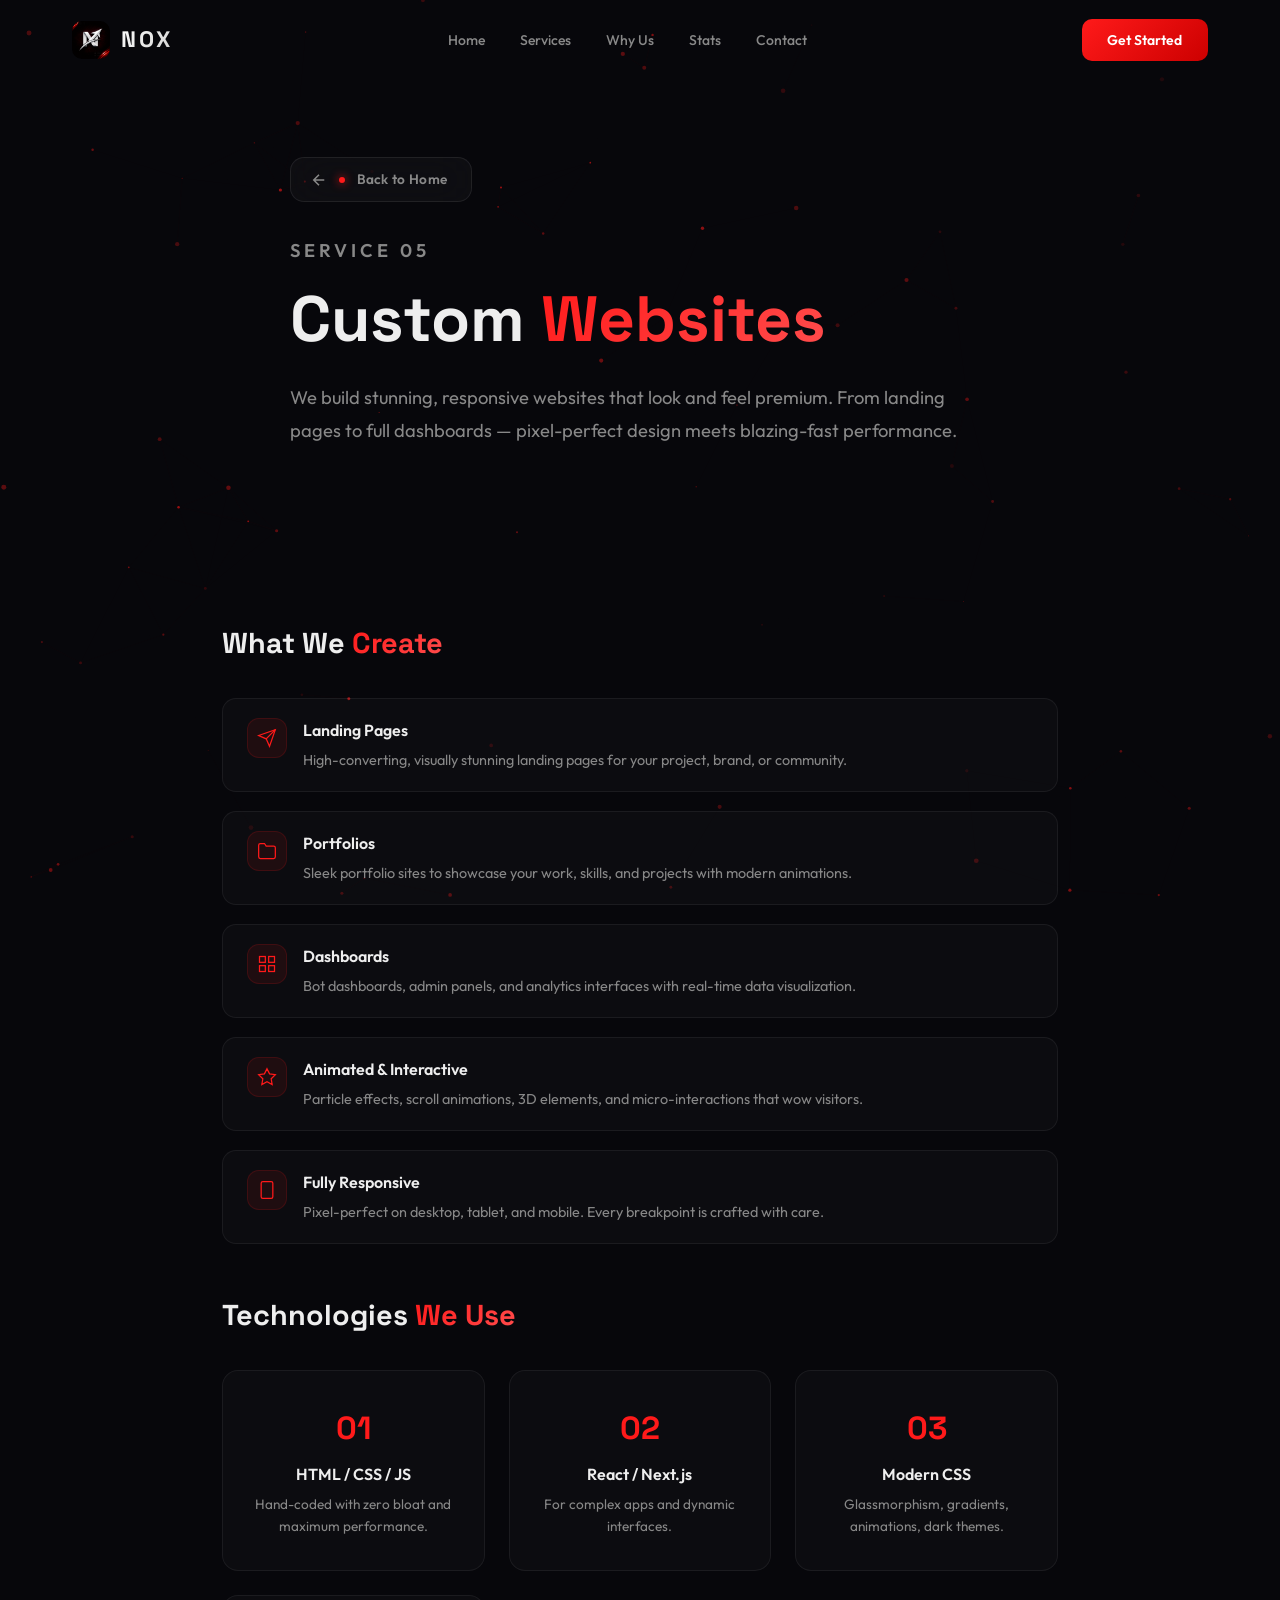
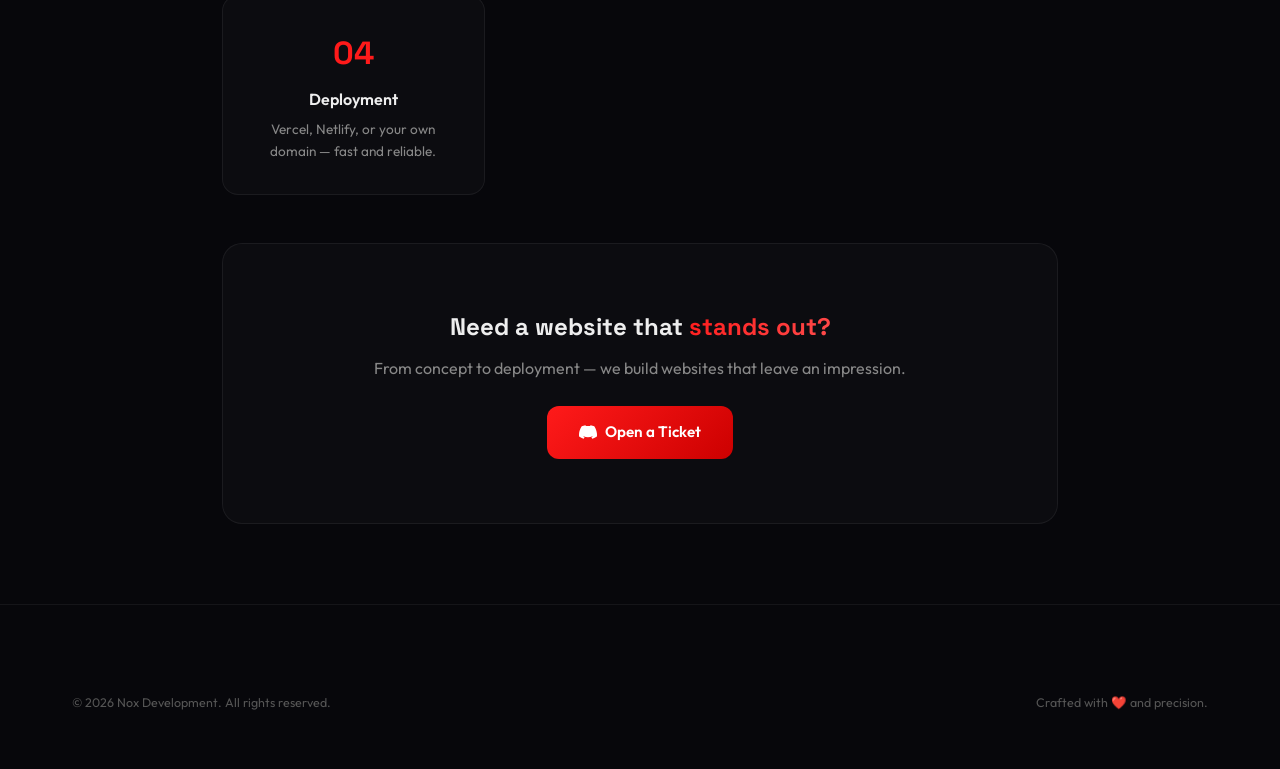
<file: custom-websites.html>
<!DOCTYPE html>
<html lang="en">
<head>
    <meta charset="UTF-8">
    <meta name="viewport" content="width=device-width, initial-scale=1.0">
    <title>Custom Websites — Nox Development</title>
    <meta name="description" content="Stunning, responsive websites with modern design. Landing pages, portfolios, dashboards — pixel-perfect and performance-optimized.">
    <meta name="theme-color" content="#0a0a0f">
    <link rel="preconnect" href="https://fonts.googleapis.com">
    <link rel="preconnect" href="https://fonts.gstatic.com" crossorigin>
    <link href="https://fonts.googleapis.com/css2?family=Outfit:wght@300;400;500;600;700;800;900&family=Space+Grotesk:wght@400;500;600;700&display=swap" rel="stylesheet">
    <link rel="stylesheet" href="style.css">
    <link rel="icon" href="nox2.png" type="image/png">
</head>
<body>
    <canvas id="particles"></canvas>
    <div class="cursor-follow" id="cursorFollow"></div>

    <nav class="navbar" id="navbar">
        <div class="nav-container">
            <a href="index.html" class="nav-logo"><img src="nox2.png" alt="Nox" class="nav-logo-img"><span>NOX</span></a>
            <div class="nav-links" id="navLinks">
                <a href="index.html" class="nav-link">Home</a>
                <a href="index.html#services" class="nav-link">Services</a>
                <a href="index.html#why" class="nav-link">Why Us</a>
                <a href="index.html#stats" class="nav-link">Stats</a>
                <a href="index.html#contact" class="nav-link">Contact</a>
            </div>
            <a href="index.html#cta" class="nav-cta"><span>Get Started</span><div class="btn-shine"></div></a>
            <button class="hamburger" id="hamburger" aria-label="Menu"><span></span><span></span><span></span></button>
        </div>
    </nav>

    <section class="svc-hero">
        <div class="container">
            <a href="index.html" class="back-btn">
                <svg viewBox="0 0 24 24" fill="none" stroke="currentColor" stroke-width="2"><path d="M19 12H5M12 19l-7-7 7-7"/></svg>
                <div class="back-dot"></div>
                <span>Back to Home</span>
            </a>
            <p class="tag">SERVICE 05</p>
            <h1>Custom <em class="gradient-text">Websites</em></h1>
            <p>We build stunning, responsive websites that look and feel premium. From landing pages to full dashboards — pixel-perfect design meets blazing-fast performance.</p>
        </div>
    </section>

    <section class="svc-section">
        <div class="container">
            <h2>What We <em class="gradient-text">Create</em></h2>
            <div class="feature-list">
                <div class="feature-item">
                    <div class="fi-icon"><svg viewBox="0 0 24 24" fill="none" stroke="currentColor" stroke-width="1.5"><path d="M22 2L11 13"/><polygon points="22 2 15 22 11 13 2 9 22 2"/></svg></div>
                    <div><h4>Landing Pages</h4><p>High-converting, visually stunning landing pages for your project, brand, or community.</p></div>
                </div>
                <div class="feature-item">
                    <div class="fi-icon"><svg viewBox="0 0 24 24" fill="none" stroke="currentColor" stroke-width="1.5"><path d="M22 19a2 2 0 01-2 2H4a2 2 0 01-2-2V5a2 2 0 012-2h5l2 3h9a2 2 0 012 2z"/></svg></div>
                    <div><h4>Portfolios</h4><p>Sleek portfolio sites to showcase your work, skills, and projects with modern animations.</p></div>
                </div>
                <div class="feature-item">
                    <div class="fi-icon"><svg viewBox="0 0 24 24" fill="none" stroke="currentColor" stroke-width="1.5"><rect x="3" y="3" width="7" height="7"/><rect x="14" y="3" width="7" height="7"/><rect x="14" y="14" width="7" height="7"/><rect x="3" y="14" width="7" height="7"/></svg></div>
                    <div><h4>Dashboards</h4><p>Bot dashboards, admin panels, and analytics interfaces with real-time data visualization.</p></div>
                </div>
                <div class="feature-item">
                    <div class="fi-icon"><svg viewBox="0 0 24 24" fill="none" stroke="currentColor" stroke-width="1.5"><polygon points="12 2 15.09 8.26 22 9.27 17 14.14 18.18 21.02 12 17.77 5.82 21.02 7 14.14 2 9.27 8.91 8.26 12 2"/></svg></div>
                    <div><h4>Animated & Interactive</h4><p>Particle effects, scroll animations, 3D elements, and micro-interactions that wow visitors.</p></div>
                </div>
                <div class="feature-item">
                    <div class="fi-icon"><svg viewBox="0 0 24 24" fill="none" stroke="currentColor" stroke-width="1.5"><rect x="5" y="2" width="14" height="20" rx="2"/><line x1="12" y1="18" x2="12.01" y2="18"/></svg></div>
                    <div><h4>Fully Responsive</h4><p>Pixel-perfect on desktop, tablet, and mobile. Every breakpoint is crafted with care.</p></div>
                </div>
            </div>

            <h2>Technologies <em class="gradient-text">We Use</em></h2>
            <div class="process-steps">
                <div class="step"><div class="step-num">01</div><h4>HTML / CSS / JS</h4><p>Hand-coded with zero bloat and maximum performance.</p></div>
                <div class="step"><div class="step-num">02</div><h4>React / Next.js</h4><p>For complex apps and dynamic interfaces.</p></div>
                <div class="step"><div class="step-num">03</div><h4>Modern CSS</h4><p>Glassmorphism, gradients, animations, dark themes.</p></div>
                <div class="step"><div class="step-num">04</div><h4>Deployment</h4><p>Vercel, Netlify, or your own domain — fast and reliable.</p></div>
            </div>

            <div class="svc-cta">
                <h3>Need a website that <em class="gradient-text">stands out?</em></h3>
                <p>From concept to deployment — we build websites that leave an impression.</p>
                <a href="https://discord.gg/8aNvAveuEr" class="btn-primary" target="_blank" rel="noopener">
                    <svg viewBox="0 0 24 24" fill="currentColor" width="20" height="20"><path d="M20.317 4.37a19.79 19.79 0 00-4.885-1.515.074.074 0 00-.079.037c-.21.375-.444.864-.608 1.25a18.27 18.27 0 00-5.487 0 12.64 12.64 0 00-.618-1.25.077.077 0 00-.079-.037A19.74 19.74 0 003.677 4.37a.07.07 0 00-.032.027C.533 9.046-.32 13.58.099 18.057a.082.082 0 00.031.057 19.9 19.9 0 005.993 3.03.078.078 0 00.084-.028c.462-.63.874-1.295 1.226-1.994a.076.076 0 00-.041-.106 13.1 13.1 0 01-1.872-.892.077.077 0 01-.008-.128 10.2 10.2 0 00.372-.292.074.074 0 01.078-.01c3.928 1.793 8.18 1.793 12.062 0a.074.074 0 01.078.01c.12.098.246.198.373.292a.077.077 0 01-.006.127 12.3 12.3 0 01-1.873.892.076.076 0 00-.041.107c.36.698.772 1.362 1.225 1.993a.076.076 0 00.084.028 19.84 19.84 0 006.002-3.03.077.077 0 00.032-.054c.5-5.177-.838-9.674-3.549-13.66a.06.06 0 00-.031-.03z"/></svg>
                    <span>Open a Ticket</span>
                </a>
            </div>
        </div>
    </section>

    <footer class="footer">
        <div class="container">
            <div class="footer-bottom" style="border:none;padding:1.5rem 0">
                <p>&copy; 2026 Nox Development. All rights reserved.</p>
                <p>Crafted with ❤️ and precision.</p>
            </div>
        </div>
    </footer>
    <script src="script.js"></script>
</body>
</html>
</file>
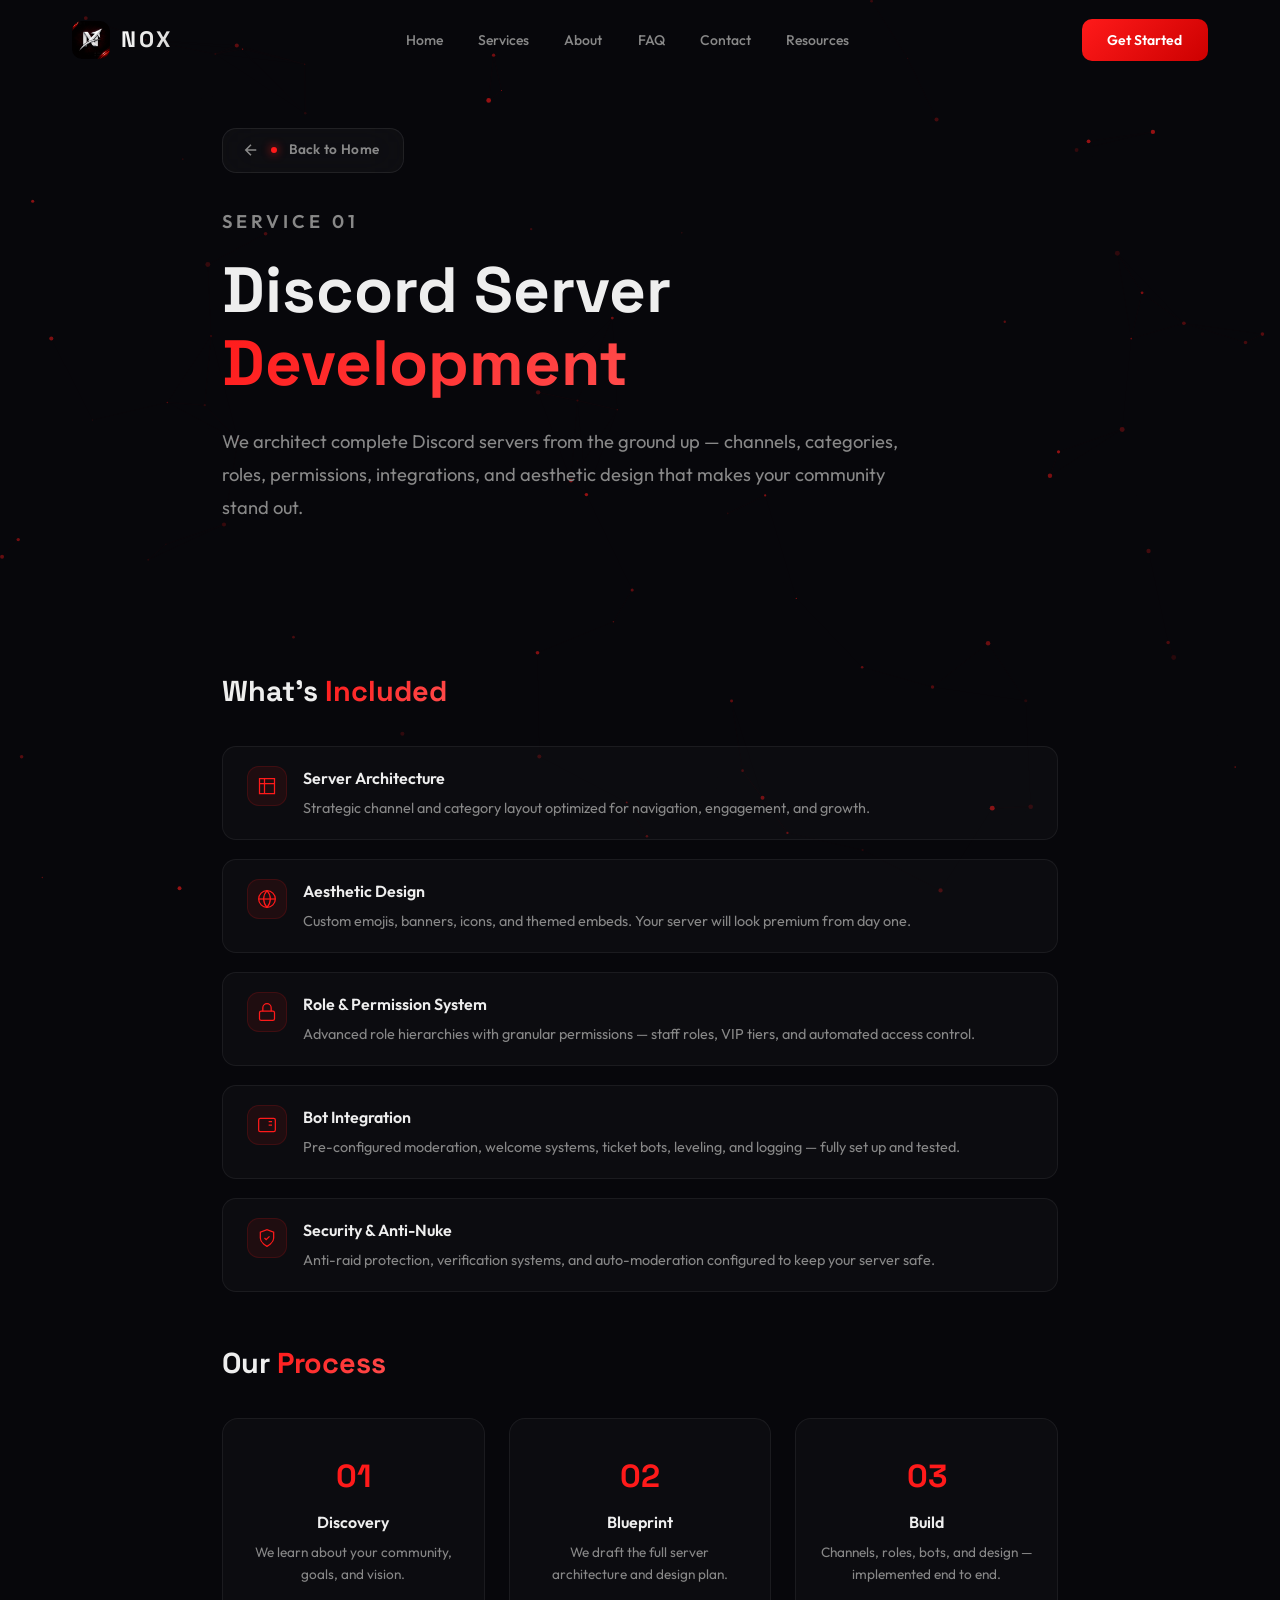
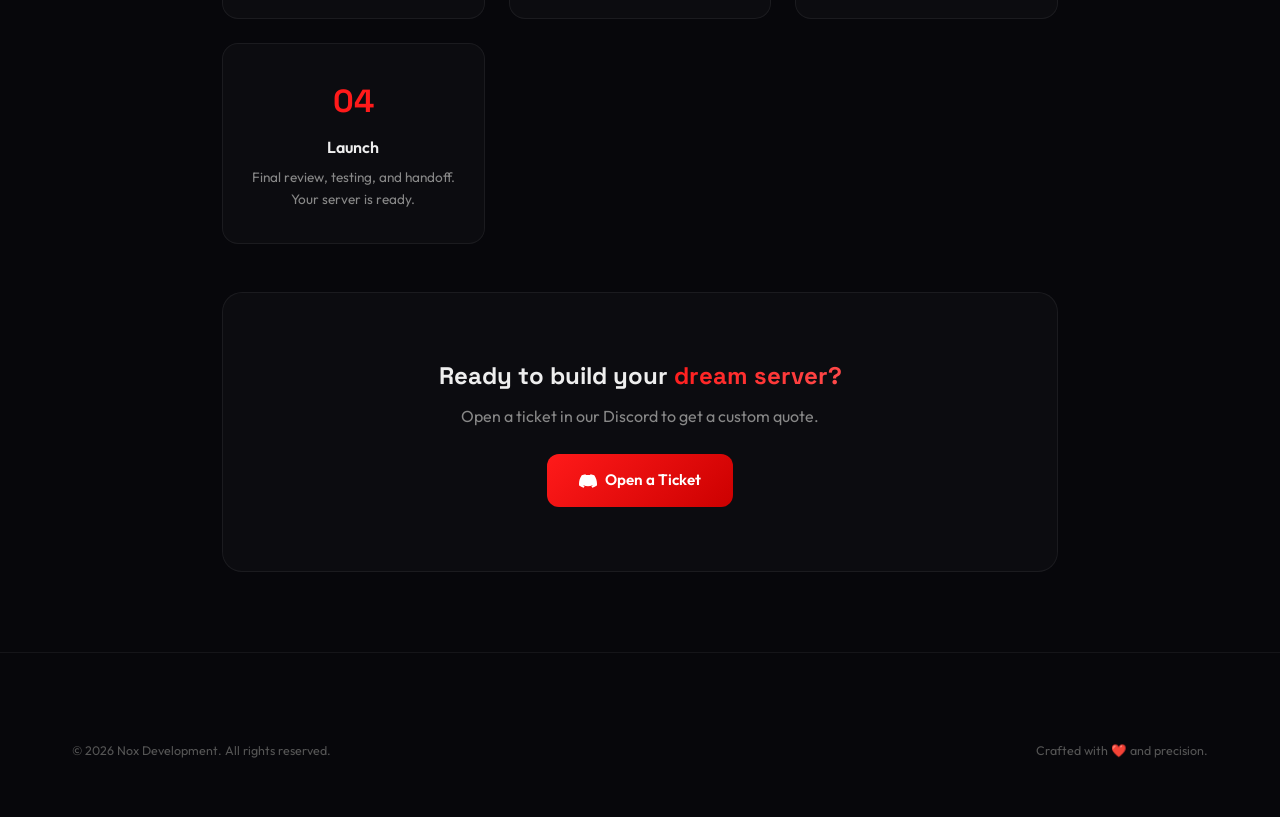
<file: server-development.html>
<!DOCTYPE html>
<html lang="en">
<head>
    <meta charset="UTF-8">
    <meta name="viewport" content="width=device-width, initial-scale=1.0">
    <title>Discord Server Development — Nox Development</title>
    <meta name="description" content="Professional Discord server development — channels, roles, permissions, bots, and aesthetic design built from the ground up.">
    <meta name="theme-color" content="#0a0a0f">
    <link rel="preconnect" href="https://fonts.googleapis.com">
    <link rel="preconnect" href="https://fonts.gstatic.com" crossorigin>
    <link href="https://fonts.googleapis.com/css2?family=Outfit:wght@300;400;500;600;700;800;900&family=Space+Grotesk:wght@400;500;600;700&display=swap" rel="stylesheet">
    <link rel="stylesheet" href="style.css">
    <link rel="icon" href="nox2.png" type="image/png">
</head>
<body>
    <canvas id="particles"></canvas>
    <div class="cursor-follow" id="cursorFollow"></div>

    <nav class="navbar" id="navbar">
        <div class="nav-container">
            <a href="index.html" class="nav-logo"><img src="nox2.png" alt="Nox" class="nav-logo-img"><span>NOX</span></a>
            <div class="nav-links" id="navLinks">
                <a href="index.html" class="nav-link">Home</a>
                <a href="index.html#services" class="nav-link">Services</a>
                <a href="index.html#why" class="nav-link">About</a>
                <a href="index.html#faq" class="nav-link">FAQ</a>
                <a href="index.html#cta" class="nav-link">Contact</a>
                <a href="index.html#resources" class="nav-link">Resources</a>
            </div>
            <a href="index.html#cta" class="nav-cta"><span>Get Started</span><div class="btn-shine"></div></a>
            <button class="hamburger" id="hamburger" aria-label="Menu"><span></span><span></span><span></span></button>
        </div>
    </nav>

    <section class="svc-hero">
        <div class="container">
            <a href="index.html" class="back-btn">
                <svg viewBox="0 0 24 24" fill="none" stroke="currentColor" stroke-width="2"><path d="M19 12H5M12 19l-7-7 7-7"/></svg>
                <div class="back-dot"></div>
                <span>Back to Home</span>
            </a>
            <p class="tag">SERVICE 01</p>
            <h1>Discord Server <em class="gradient-text">Development</em></h1>
            <p>We architect complete Discord servers from the ground up — channels, categories, roles, permissions, integrations, and aesthetic design that makes your community stand out.</p>
        </div>
    </section>

    <section class="svc-section">
        <div class="container">
            <h2>What's <em class="gradient-text">Included</em></h2>
            <div class="feature-list">
                <div class="feature-item">
                    <div class="fi-icon"><svg viewBox="0 0 24 24" fill="none" stroke="currentColor" stroke-width="1.5"><path d="M3 3h18v18H3z"/><path d="M3 9h18M9 3v18"/></svg></div>
                    <div><h4>Server Architecture</h4><p>Strategic channel and category layout optimized for navigation, engagement, and growth.</p></div>
                </div>
                <div class="feature-item">
                    <div class="fi-icon"><svg viewBox="0 0 24 24" fill="none" stroke="currentColor" stroke-width="1.5"><circle cx="12" cy="12" r="10"/><path d="M12 2a15 15 0 014 10 15 15 0 01-4 10 15 15 0 01-4-10A15 15 0 0112 2z"/><path d="M2 12h20"/></svg></div>
                    <div><h4>Aesthetic Design</h4><p>Custom emojis, banners, icons, and themed embeds. Your server will look premium from day one.</p></div>
                </div>
                <div class="feature-item">
                    <div class="fi-icon"><svg viewBox="0 0 24 24" fill="none" stroke="currentColor" stroke-width="1.5"><rect x="3" y="11" width="18" height="11" rx="2"/><path d="M7 11V7a5 5 0 0110 0v4"/></svg></div>
                    <div><h4>Role & Permission System</h4><p>Advanced role hierarchies with granular permissions — staff roles, VIP tiers, and automated access control.</p></div>
                </div>
                <div class="feature-item">
                    <div class="fi-icon"><svg viewBox="0 0 24 24" fill="none" stroke="currentColor" stroke-width="1.5"><rect x="2" y="4" width="20" height="16" rx="2"/><path d="M6 8h.01M10 8h.01M14 8h4M6 12h.01M10 12h.01M14 12h4"/></svg></div>
                    <div><h4>Bot Integration</h4><p>Pre-configured moderation, welcome systems, ticket bots, leveling, and logging — fully set up and tested.</p></div>
                </div>
                <div class="feature-item">
                    <div class="fi-icon"><svg viewBox="0 0 24 24" fill="none" stroke="currentColor" stroke-width="1.5"><path d="M12 22s8-4 8-10V5l-8-3-8 3v7c0 6 8 10 8 10z"/><path d="M9 12l2 2 4-4"/></svg></div>
                    <div><h4>Security & Anti-Nuke</h4><p>Anti-raid protection, verification systems, and auto-moderation configured to keep your server safe.</p></div>
                </div>
            </div>

            <h2>Our <em class="gradient-text">Process</em></h2>
            <div class="process-steps">
                <div class="step"><div class="step-num">01</div><h4>Discovery</h4><p>We learn about your community, goals, and vision.</p></div>
                <div class="step"><div class="step-num">02</div><h4>Blueprint</h4><p>We draft the full server architecture and design plan.</p></div>
                <div class="step"><div class="step-num">03</div><h4>Build</h4><p>Channels, roles, bots, and design — implemented end to end.</p></div>
                <div class="step"><div class="step-num">04</div><h4>Launch</h4><p>Final review, testing, and handoff. Your server is ready.</p></div>
            </div>

            <div class="svc-cta">
                <h3>Ready to build your <em class="gradient-text">dream server?</em></h3>
                <p>Open a ticket in our Discord to get a custom quote.</p>
                <a href="https://discord.gg/8aNvAveuEr" class="btn-primary" target="_blank" rel="noopener">
                    <svg viewBox="0 0 24 24" fill="currentColor" width="20" height="20"><path d="M20.317 4.37a19.79 19.79 0 00-4.885-1.515.074.074 0 00-.079.037c-.21.375-.444.864-.608 1.25a18.27 18.27 0 00-5.487 0 12.64 12.64 0 00-.618-1.25.077.077 0 00-.079-.037A19.74 19.74 0 003.677 4.37a.07.07 0 00-.032.027C.533 9.046-.32 13.58.099 18.057a.082.082 0 00.031.057 19.9 19.9 0 005.993 3.03.078.078 0 00.084-.028c.462-.63.874-1.295 1.226-1.994a.076.076 0 00-.041-.106 13.1 13.1 0 01-1.872-.892.077.077 0 01-.008-.128 10.2 10.2 0 00.372-.292.074.074 0 01.078-.01c3.928 1.793 8.18 1.793 12.062 0a.074.074 0 01.078.01c.12.098.246.198.373.292a.077.077 0 01-.006.127 12.3 12.3 0 01-1.873.892.076.076 0 00-.041.107c.36.698.772 1.362 1.225 1.993a.076.076 0 00.084.028 19.84 19.84 0 006.002-3.03.077.077 0 00.032-.054c.5-5.177-.838-9.674-3.549-13.66a.06.06 0 00-.031-.03z"/></svg>
                    <span>Open a Ticket</span>
                </a>
            </div>
        </div>
    </section>

    <footer class="footer">
        <div class="container">
            <div class="footer-bottom" style="border:none;padding:1.5rem 0">
                <p>&copy; 2026 Nox Development. All rights reserved.</p>
                <p>Crafted with ❤️ and precision.</p>
            </div>
        </div>
    </footer>
    <script src="script.js"></script>
</body>
</html>
</file>
<file: style.css>
*,
*::before,
*::after {
  margin: 0;
  padding: 0;
  box-sizing: border-box
}

:root {
  --bg: #07070b;
  --bg2: #0e0e14;
  --card: rgba(255, 255, 255, 0.025);
  --card-h: rgba(255, 255, 255, 0.05);
  --red: #ff1a1a;
  --red2: #cc0000;
  --red3: #ff4d4d;
  --red-g: rgba(255, 26, 26, 0.15);
  --silver: #d0d0d0;
  --text: #eee;
  --text2: #888;
  --text3: #555;
  --border: rgba(255, 255, 255, 0.06);
  --font: 'Outfit', sans-serif;
  --font2: 'Space Grotesk', sans-serif;
  --ease: cubic-bezier(.16, 1, .3, 1);
}

html {
  scroll-behavior: smooth;
  scrollbar-width: thin;
  scrollbar-color: var(--red2) var(--bg)
}

body {
  font-family: var(--font);
  background: var(--bg);
  color: var(--text);
  overflow-x: hidden;
  line-height: 1.6
}

a {
  text-decoration: none;
  color: inherit
}

img {
  max-width: 100%;
  display: block
}

.container {
  max-width: 1200px;
  margin: 0 auto;
  padding: 0 2rem
}

.section {
  padding: 7rem 0;
  position: relative;
  z-index: 2
}

em {
  font-style: normal
}

.gradient-text {
  background: linear-gradient(135deg, var(--red), var(--red3));
  -webkit-background-clip: text;
  -webkit-text-fill-color: transparent;
  background-clip: text
}

#particles {
  position: fixed;
  inset: 0;
  z-index: 0;
  pointer-events: none
}

.cursor-follow {
  position: fixed;
  width: 500px;
  height: 500px;
  border-radius: 50%;
  background: radial-gradient(circle, rgba(255, 26, 26, 0.07) 0%, transparent 70%);
  pointer-events: none;
  z-index: 9998;
  transform: translate(-50%, -50%);
  opacity: 0;
  transition: opacity .4s
}

body:hover .cursor-follow {
  opacity: 1
}

.preloader {
  position: fixed;
  inset: 0;
  z-index: 99999;
  background: var(--bg);
  display: flex;
  align-items: center;
  justify-content: center;
  transition: opacity .6s, visibility .6s
}

.preloader.hide {
  opacity: 0;
  visibility: hidden;
  pointer-events: none
}

.preloader-logo {
  width: 80px;
  height: 80px;
  border-radius: 20px;
  animation: prePulse 1.2s ease-in-out infinite
}

.preloader-bar {
  width: 160px;
  height: 3px;
  background: var(--border);
  border-radius: 3px;
  margin-top: 1.5rem;
  overflow: hidden
}

.preloader-progress {
  height: 100%;
  width: 0;
  background: linear-gradient(90deg, var(--red), var(--red3));
  border-radius: 3px;
  animation: preLoad 1.8s var(--ease) forwards
}

.preloader-inner {
  display: flex;
  flex-direction: column;
  align-items: center;
  justify-content: center
}

@keyframes prePulse {

  0%,
  100% {
    opacity: 1;
    transform: scale(1)
  }

  50% {
    opacity: .5;
    transform: scale(.95)
  }
}

@keyframes preLoad {
  to {
    width: 100%
  }
}

.navbar {
  position: fixed;
  top: 0;
  left: 0;
  right: 0;
  z-index: 1000;
  padding: 1.2rem 0;
  transition: all .4s var(--ease)
}

.navbar.scrolled {
  background: rgba(7, 7, 11, .9);
  backdrop-filter: blur(24px);
  padding: .7rem 0;
  border-bottom: 1px solid var(--border)
}

.nav-container {
  max-width: 1200px;
  margin: 0 auto;
  padding: 0 2rem;
  display: flex;
  align-items: center;
  justify-content: space-between
}

.nav-logo {
  display: flex;
  align-items: center;
  gap: .7rem;
  z-index: 10000
}

.nav-logo-img {
  width: 38px;
  height: 38px;
  border-radius: 10px;
  transition: transform .3s
}

.nav-logo:hover .nav-logo-img {
  transform: rotate(-10deg) scale(1.1)
}

.nav-logo span {
  font-family: var(--font2);
  font-weight: 700;
  font-size: 1.4rem;
  letter-spacing: 3px;
  background: linear-gradient(135deg, #fff, var(--silver));
  -webkit-background-clip: text;
  background-clip: text;
  -webkit-text-fill-color: transparent
}

.nav-links {
  display: flex;
  gap: 2.2rem
}

.nav-link {
  font-size: .875rem;
  font-weight: 500;
  color: var(--text2);
  transition: color .3s;
  position: relative
}

.nav-link:hover,
.nav-link.active {
  color: #fff
}

.nav-link.active::after {
  content: '';
  position: absolute;
  bottom: -6px;
  left: 0;
  right: 0;
  height: 2px;
  background: var(--red);
  border-radius: 2px
}

.nav-cta {
  position: relative;
  padding: .6rem 1.6rem;
  background: linear-gradient(135deg, var(--red), var(--red2));
  color: #fff;
  border-radius: 10px;
  font-size: .875rem;
  font-weight: 600;
  overflow: hidden;
  transition: all .3s var(--ease)
}

.nav-cta:hover {
  transform: translateY(-2px);
  box-shadow: 0 8px 30px rgba(255, 26, 26, .35)
}

.btn-shine {
  position: absolute;
  top: 0;
  left: -100%;
  width: 100%;
  height: 100%;
  background: linear-gradient(90deg, transparent, rgba(255, 255, 255, .2), transparent);
  transition: left .6s
}

.nav-cta:hover .btn-shine {
  left: 100%
}

.hamburger {
  display: none;
  flex-direction: column;
  gap: 5px;
  background: none;
  border: none;
  cursor: pointer;
  z-index: 10000;
  padding: 4px
}

.hamburger span {
  width: 22px;
  height: 2px;
  background: #fff;
  border-radius: 2px;
  transition: all .3s
}

.hamburger.open span:nth-child(1) {
  transform: rotate(45deg) translate(5px, 5px)
}

.hamburger.open span:nth-child(2) {
  opacity: 0
}

.hamburger.open span:nth-child(3) {
  transform: rotate(-45deg) translate(5px, -5px)
}

.hero {
  min-height: 100vh;
  display: flex;
  align-items: center;
  justify-content: center;
  padding: 8rem 2rem 4rem;
  max-width: 1200px;
  margin: 0 auto;
  gap: 4rem;
  position: relative;
  z-index: 2
}

.hero-left {
  flex: 1
}

.hero-right {
  flex: 1;
  display: flex;
  justify-content: center;
  align-items: center
}

.hero-badge {
  display: inline-flex;
  align-items: center;
  gap: .6rem;
  padding: .5rem 1.2rem;
  border: 1px solid var(--border);
  border-radius: 50px;
  font-size: .8rem;
  color: var(--text2);
  background: rgba(255, 255, 255, .02)
}

.pulse-dot {
  width: 8px;
  height: 8px;
  background: #22c55e;
  border-radius: 50%;
  box-shadow: 0 0 8px #22c55e;
  animation: pulse 2s infinite
}

@keyframes pulse {

  0%,
  100% {
    opacity: 1;
    box-shadow: 0 0 8px #22c55e
  }

  50% {
    opacity: .4;
    box-shadow: 0 0 2px #22c55e
  }
}

.hero-title {
  font-family: var(--font2);
  font-size: clamp(3rem, 7vw, 5.5rem);
  font-weight: 700;
  line-height: 1.08;
  margin: 1.5rem 0
}

.hero-title .line {
  display: block
}

.hero-desc {
  font-size: 1.1rem;
  color: var(--text2);
  max-width: 480px;
  margin-bottom: 2.5rem;
  line-height: 1.75
}

.hero-btns {
  display: flex;
  gap: 1rem;
  flex-wrap: wrap
}

.scroll-hint-wrap {
  position: relative;
  width: 100%;
  margin-top: -5rem;
  padding-bottom: 3rem;
  z-index: 2
}

.scroll-hint {
  width: fit-content;
  margin: 0 auto;
  display: flex;
  flex-direction: column;
  align-items: center;
  gap: .6rem;
  color: var(--text3);
  font-size: .75rem;
  letter-spacing: 2px;
  text-transform: uppercase
}

.scroll-mouse {
  width: 22px;
  height: 34px;
  border: 2px solid var(--text3);
  border-radius: 12px;
  position: relative
}

.scroll-wheel {
  width: 3px;
  height: 8px;
  background: var(--red);
  border-radius: 3px;
  position: absolute;
  top: 6px;
  left: 50%;
  transform: translateX(-50%);
  animation: scrollAnim 2s infinite
}

@keyframes scrollAnim {
  0% {
    opacity: 1;
    top: 6px
  }

  100% {
    opacity: 0;
    top: 18px
  }
}

.logo-showcase {
  position: relative;
  width: 340px;
  height: 340px;
  display: flex;
  align-items: center;
  justify-content: center
}

.logo-main {
  width: 150px;
  height: 150px;
  border-radius: 28px;
  position: relative;
  z-index: 3;
  animation: float 6s ease-in-out infinite;
  filter: drop-shadow(0 0 40px rgba(255, 26, 26, .3))
}

@keyframes float {

  0%,
  100% {
    transform: translateY(0)
  }

  50% {
    transform: translateY(-18px)
  }
}

.logo-bg-glow {
  position: absolute;
  inset: -60px;
  background: radial-gradient(circle, rgba(255, 26, 26, .18) 0%, transparent 70%);
  border-radius: 50%;
  animation: glowPulse 4s ease-in-out infinite
}

@keyframes glowPulse {

  0%,
  100% {
    opacity: .5;
    transform: scale(1)
  }

  50% {
    opacity: 1;
    transform: scale(1.15)
  }
}

.logo-orbit {
  position: absolute;
  border: 1px solid rgba(255, 26, 26, .08);
  border-radius: 50%
}

.orbit-1 {
  inset: 30px;
  animation: spin 25s linear infinite
}

.orbit-2 {
  inset: 0;
  animation: spin 35s linear infinite reverse;
  border-style: dashed;
  border-color: rgba(255, 26, 26, .06)
}

.orbit-3 {
  inset: -30px;
  animation: spin 45s linear infinite;
  border-color: rgba(255, 26, 26, .04)
}

@keyframes spin {
  to {
    transform: rotate(360deg)
  }
}

.orbit-dot {
  position: absolute;
  width: 6px;
  height: 6px;
  background: var(--red);
  border-radius: 50%;
  box-shadow: 0 0 10px var(--red);
  z-index: 4;
  top: 50%;
  left: 50%
}

.dot-1 {
  animation: orbitMove1 25s linear infinite
}

.dot-2 {
  animation: orbitMove2 35s linear infinite
}

.dot-3 {
  animation: orbitMove3 45s linear infinite
}

@keyframes orbitMove1 {
  from {
    transform: rotate(0) translateX(120px) rotate(0)
  }

  to {
    transform: rotate(360deg) translateX(120px) rotate(-360deg)
  }
}

@keyframes orbitMove2 {
  from {
    transform: rotate(0) translateX(170px) rotate(0)
  }

  to {
    transform: rotate(-360deg) translateX(170px) rotate(360deg)
  }
}

@keyframes orbitMove3 {
  from {
    transform: rotate(0) translateX(200px) rotate(0)
  }

  to {
    transform: rotate(360deg) translateX(200px) rotate(-360deg)
  }
}

.btn-primary {
  display: inline-flex;
  align-items: center;
  gap: .5rem;
  padding: .9rem 2rem;
  background: linear-gradient(135deg, var(--red), var(--red2));
  color: #fff;
  border-radius: 12px;
  font-weight: 600;
  font-size: .95rem;
  transition: all .3s var(--ease);
  border: none;
  cursor: pointer
}

.btn-primary svg {
  width: 18px;
  height: 18px;
  flex-shrink: 0;
  transition: transform .3s
}

.btn-primary:hover {
  transform: translateY(-3px);
  box-shadow: 0 12px 40px rgba(255, 26, 26, .4)
}

.btn-primary:hover svg {
  transform: translateX(4px)
}

.btn-lg {
  padding: 1rem 2.5rem;
  font-size: 1.05rem
}

.btn-lg svg {
  width: 22px;
  height: 22px
}

.btn-outline {
  display: inline-flex;
  align-items: center;
  padding: .9rem 2rem;
  border: 1px solid var(--border);
  color: #fff;
  border-radius: 12px;
  font-weight: 600;
  font-size: .95rem;
  transition: all .3s var(--ease);
  cursor: pointer;
  background: transparent
}

.btn-outline:hover {
  border-color: var(--red);
  background: rgba(255, 26, 26, .06);
  box-shadow: 0 0 20px rgba(255, 26, 26, .1)
}

.marquee {
  padding: 1.2rem 0;
  border-top: 1px solid var(--border);
  border-bottom: 1px solid var(--border);
  overflow: hidden;
  z-index: 2;
  position: relative
}

.marquee-inner {
  display: flex;
  gap: 2.5rem;
  align-items: center;
  width: max-content;
  animation: scroll 25s linear infinite;
  font-family: var(--font2);
  font-size: .9rem;
  font-weight: 600;
  text-transform: uppercase;
  letter-spacing: 3px;
  color: var(--text3);
  white-space: nowrap
}

.sep {
  color: var(--red);
  font-size: .6rem
}

@keyframes scroll {
  to {
    transform: translateX(-50%)
  }
}

.section-head {
  text-align: center;
  margin-bottom: 4rem
}

.tag {
  font-size: .72rem;
  font-weight: 600;
  text-transform: uppercase;
  letter-spacing: 4px;
  color: var(--red);
  margin-bottom: .8rem
}

.section-title {
  font-family: var(--font2);
  font-size: clamp(2rem, 5vw, 3.2rem);
  font-weight: 700;
  margin-bottom: .8rem
}

.section-sub {
  color: var(--text2);
  max-width: 550px;
  margin: 0 auto;
  font-size: 1.05rem
}

.services-grid {
  display: grid;
  grid-template-columns: repeat(2, 1fr);
  gap: 1.5rem
}

.s-card {
  position: relative;
  background: var(--card);
  border: 1px solid var(--border);
  border-radius: 18px;
  padding: 2.5rem;
  overflow: hidden;
  transition: all .5s var(--ease);
  cursor: pointer
}

.s-card:hover {
  background: var(--card-h);
  transform: translateY(-6px);
  border-color: rgba(255, 26, 26, .15)
}

.s-card-wide {
  grid-column: 1/-1
}

.s-card-glow {
  position: absolute;
  top: -50%;
  left: -50%;
  width: 200%;
  height: 200%;
  background: radial-gradient(circle at var(--mx, 50%) var(--my, 50%), rgba(255, 26, 26, .06) 0%, transparent 60%);
  opacity: 0;
  transition: opacity .5s;
  pointer-events: none
}

.s-card:hover .s-card-glow {
  opacity: 1
}

.s-card-border {
  position: absolute;
  bottom: 0;
  left: 0;
  width: 0;
  height: 2px;
  background: linear-gradient(90deg, var(--red), var(--red3));
  transition: width .6s var(--ease)
}

.s-card:hover .s-card-border {
  width: 100%
}

.s-icon {
  width: 52px;
  height: 52px;
  border-radius: 14px;
  background: rgba(255, 26, 26, .07);
  border: 1px solid rgba(255, 26, 26, .12);
  display: flex;
  align-items: center;
  justify-content: center;
  margin-bottom: 1.5rem;
  flex-shrink: 0
}

.s-icon svg {
  width: 26px;
  height: 26px;
  color: var(--red);
  flex-shrink: 0
}

.s-num {
  position: absolute;
  top: 1.2rem;
  right: 1.5rem;
  font-family: var(--font2);
  font-size: 3rem;
  font-weight: 700;
  color: rgba(255, 255, 255, .025)
}

.s-card h3 {
  font-size: 1.2rem;
  font-weight: 700;
  margin-bottom: .6rem
}

.s-card p {
  color: var(--text2);
  font-size: .92rem;
  line-height: 1.7
}

.s-link {
  display: inline-flex;
  align-items: center;
  gap: .4rem;
  margin-top: 1.2rem;
  font-size: .85rem;
  font-weight: 600;
  color: var(--red);
  opacity: .5;
  transition: all .3s var(--ease)
}

.s-card:hover .s-link {
  opacity: 1;
  transform: translateX(4px)
}

a.s-card {
  display: block;
  color: inherit;
  text-decoration: none
}

.back-btn {
  display: inline-flex;
  align-items: center;
  gap: .7rem;
  padding: .65rem 1.5rem .65rem 1.2rem;
  background: rgba(255, 255, 255, .03);
  border: 1px solid rgba(255, 255, 255, .08);
  border-radius: 14px;
  color: var(--text2);
  font-size: .85rem;
  font-weight: 600;
  letter-spacing: .3px;
  transition: all .4s var(--ease);
  backdrop-filter: blur(20px);
  overflow: hidden;
  position: relative;
  margin-bottom: 2rem
}

.back-btn::before {
  content: '';
  position: absolute;
  inset: 0;
  background: linear-gradient(135deg, rgba(255, 26, 26, .1), transparent 60%);
  opacity: 0;
  transition: opacity .4s
}

.back-btn:hover {
  color: #fff;
  border-color: rgba(255, 26, 26, .35);
  transform: translateX(-3px);
  box-shadow: 0 4px 24px rgba(255, 26, 26, .15)
}

.back-btn:hover::before {
  opacity: 1
}

.back-btn svg {
  width: 18px;
  height: 18px;
  flex-shrink: 0;
  transition: transform .3s var(--ease);
  position: relative;
  z-index: 1
}

.back-btn:hover svg {
  transform: translateX(-4px)
}

.back-btn span {
  position: relative;
  z-index: 1
}

.back-btn .back-dot {
  width: 6px;
  height: 6px;
  border-radius: 50%;
  background: var(--red);
  box-shadow: 0 0 10px var(--red);
  flex-shrink: 0;
  position: relative;
  z-index: 1
}

.svc-hero {
  min-height: 60vh;
  display: flex;
  align-items: center;
  padding: 8rem 2rem 4rem;
  position: relative;
  z-index: 2
}

.svc-hero .container {
  max-width: 900px
}

.svc-hero .tag {
  margin-bottom: 1rem
}

.svc-hero h1 {
  font-family: var(--font2);
  font-size: clamp(2.5rem, 5vw, 4rem);
  font-weight: 700;
  margin-bottom: 1.5rem;
  line-height: 1.15
}

.svc-hero p {
  color: var(--text2);
  font-size: 1.15rem;
  line-height: 1.8;
  max-width: 700px
}

.svc-section {
  padding: 5rem 0;
  position: relative;
  z-index: 2
}

.svc-section .container {
  max-width: 900px;
  margin: 0 auto;
  padding: 0 2rem
}

.svc-section h2 {
  font-family: var(--font2);
  font-size: 1.8rem;
  font-weight: 700;
  margin-bottom: 2rem
}

.feature-list {
  display: flex;
  flex-direction: column;
  gap: 1.2rem;
  margin-bottom: 3rem
}

.feature-item {
  display: flex;
  align-items: flex-start;
  gap: 1rem;
  padding: 1.2rem 1.5rem;
  background: var(--card);
  border: 1px solid var(--border);
  border-radius: 14px;
  transition: all .3s var(--ease)
}

.feature-item:hover {
  border-color: rgba(255, 26, 26, .15);
  background: var(--card-h)
}

.feature-item .fi-icon {
  width: 40px;
  height: 40px;
  border-radius: 12px;
  background: rgba(255, 26, 26, .08);
  border: 1px solid rgba(255, 26, 26, .15);
  display: flex;
  align-items: center;
  justify-content: center;
  flex-shrink: 0;
  color: var(--red);
  font-size: 1rem;
  transition: all .3s var(--ease)
}

.feature-item:hover .fi-icon {
  background: rgba(255, 26, 26, .12);
  box-shadow: 0 0 16px rgba(255, 26, 26, .1)
}

.fi-icon svg {
  width: 20px;
  height: 20px;
  color: var(--red);
  flex-shrink: 0
}

.feature-item h4 {
  font-size: 1rem;
  font-weight: 600;
  margin-bottom: .3rem
}

.feature-item p {
  color: var(--text2);
  font-size: .9rem;
  line-height: 1.6
}

.process-steps {
  display: grid;
  grid-template-columns: repeat(auto-fit, minmax(200px, 1fr));
  gap: 1.5rem;
  margin-bottom: 3rem
}

.step {
  text-align: center;
  padding: 2rem 1.5rem;
  background: var(--card);
  border: 1px solid var(--border);
  border-radius: 16px
}

.step-num {
  font-family: var(--font2);
  font-size: 2rem;
  font-weight: 700;
  color: var(--red);
  margin-bottom: .5rem
}

.step h4 {
  font-size: 1rem;
  font-weight: 600;
  margin-bottom: .4rem
}

.step p {
  color: var(--text2);
  font-size: .85rem;
  line-height: 1.6
}

.svc-cta {
  text-align: center;
  padding: 4rem 2rem;
  background: var(--card);
  border: 1px solid var(--border);
  border-radius: 20px;
  margin-top: 2rem
}

.svc-cta h3 {
  font-family: var(--font2);
  font-size: 1.5rem;
  font-weight: 700;
  margin-bottom: .6rem
}

.svc-cta p {
  color: var(--text2);
  margin-bottom: 1.5rem
}

.why-grid {
  display: grid;
  grid-template-columns: 1fr 1fr;
  gap: 4rem;
  align-items: center
}

.why-left {
  display: flex;
  flex-direction: column
}

.why-desc {
  color: var(--text2);
  font-size: 1.05rem;
  line-height: 1.8;
  margin-bottom: 2rem
}

.why-checks {
  display: flex;
  flex-direction: column;
  gap: .9rem
}

.check {
  display: flex;
  align-items: center;
  gap: .8rem;
  font-weight: 500;
  font-size: .95rem
}

.check-icon {
  width: 28px;
  height: 28px;
  border-radius: 8px;
  background: rgba(255, 26, 26, .1);
  border: 1px solid rgba(255, 26, 26, .2);
  display: flex;
  align-items: center;
  justify-content: center;
  color: var(--red);
  font-size: .8rem;
  font-weight: 700;
  flex-shrink: 0
}

.code-window {
  background: var(--bg2);
  border: 1px solid var(--border);
  border-radius: 16px;
  overflow: hidden;
  box-shadow: 0 20px 60px rgba(0, 0, 0, .4)
}

.code-bar {
  display: flex;
  align-items: center;
  gap: .8rem;
  padding: .9rem 1.3rem;
  border-bottom: 1px solid var(--border)
}

.cd {
  width: 11px;
  height: 11px;
  border-radius: 50%;
  display: inline-block;
  flex-shrink: 0
}

.cd.r {
  background: #ff5f57
}

.cd.y {
  background: #febc2e
}

.cd.g {
  background: #28c840
}

.code-name {
  font-size: .78rem;
  color: var(--text3);
  margin-left: .5rem
}

.code-content {
  padding: 1.5rem;
  overflow-x: auto
}

.code-content code {
  font-family: 'SF Mono', 'Fira Code', 'Consolas', monospace;
  font-size: .83rem;
  line-height: 1.9;
  white-space: pre
}

.ck {
  color: var(--red3)
}

.cv {
  color: var(--silver)
}

.cp {
  color: #7dd3fc
}

.cs {
  color: #86efac
}

.stats-section {
  border-top: 1px solid var(--border);
  border-bottom: 1px solid var(--border);
  padding: 5rem 0;
  position: relative;
  z-index: 2
}

.stats-row {
  display: grid;
  grid-template-columns: repeat(4, 1fr);
  gap: 2rem;
  text-align: center
}

.stat {
  padding: 2rem 1rem
}

.stat-val {
  font-family: var(--font2);
  font-size: clamp(2.5rem, 5vw, 3.5rem);
  font-weight: 700
}

.stat-plus {
  font-family: var(--font2);
  font-size: 1.8rem;
  font-weight: 700;
  color: var(--red)
}

.stat-label {
  color: var(--text2);
  font-size: .85rem;
  margin-top: .4rem;
  text-transform: uppercase;
  letter-spacing: 1.5px
}

.resources-grid {
  display: grid;
  grid-template-columns: repeat(2, 1fr);
  gap: 1.5rem
}

.r-card {
  position: relative;
  background: var(--card);
  border: 1px solid var(--border);
  border-radius: 18px;
  padding: 2rem;
  transition: all .4s var(--ease)
}

.r-card:hover {
  background: var(--card-h);
  border-color: rgba(255, 26, 26, .15);
  transform: translateY(-4px)
}

.r-icon {
  width: 44px;
  height: 44px;
  border-radius: 12px;
  background: rgba(255, 26, 26, .07);
  border: 1px solid rgba(255, 26, 26, .12);
  display: flex;
  align-items: center;
  justify-content: center;
  margin-bottom: 1.2rem
}

.r-icon svg {
  width: 22px;
  height: 22px;
  color: var(--red)
}

.r-badge {
  display: inline-block;
  padding: .2rem .7rem;
  background: rgba(255, 26, 26, .1);
  border: 1px solid rgba(255, 26, 26, .2);
  border-radius: 6px;
  font-size: .65rem;
  font-weight: 700;
  text-transform: uppercase;
  letter-spacing: 1.5px;
  color: var(--red3);
  margin-bottom: .8rem
}

.r-card h4 {
  font-size: 1.05rem;
  font-weight: 700;
  margin-bottom: .5rem
}

.r-card p {
  color: var(--text2);
  font-size: .88rem;
  line-height: 1.7;
  margin-bottom: 1rem
}

.r-link {
  font-size: .85rem;
  font-weight: 600;
  color: var(--red);
  opacity: .7;
  transition: all .3s var(--ease)
}

.r-card:hover .r-link {
  opacity: 1;
  transform: translateX(4px)
}

.r-link:hover {
  text-decoration: none
}

.back-to-top {
  position: fixed;
  bottom: 2rem;
  right: 2rem;
  width: 44px;
  height: 44px;
  border-radius: 12px;
  background: rgba(255, 26, 26, .12);
  border: 1px solid rgba(255, 26, 26, .2);
  backdrop-filter: blur(20px);
  color: var(--red);
  cursor: pointer;
  display: flex;
  align-items: center;
  justify-content: center;
  opacity: 0;
  visibility: hidden;
  transform: translateY(10px);
  transition: all .4s var(--ease);
  z-index: 900
}

.back-to-top.visible {
  opacity: 1;
  visibility: visible;
  transform: translateY(0)
}

.back-to-top:hover {
  background: rgba(255, 26, 26, .25);
  transform: translateY(-3px);
  box-shadow: 0 6px 24px rgba(255, 26, 26, .2)
}

.back-to-top svg {
  width: 20px;
  height: 20px
}

body {
  animation: pageIn .6s ease-out
}

@keyframes pageIn {
  from {
    opacity: 0;
    transform: translateY(8px)
  }

  to {
    opacity: 1;
    transform: translateY(0)
  }
}

.cta-box {
  position: relative;
  text-align: center;
  padding: 5rem 3rem;
  border: 1px solid var(--border);
  border-radius: 24px;
  background: var(--card);
  overflow: hidden
}

.cta-glow-1 {
  position: absolute;
  top: -80px;
  left: 50%;
  transform: translateX(-50%);
  width: 400px;
  height: 250px;
  background: radial-gradient(ellipse, rgba(255, 26, 26, .12) 0%, transparent 70%);
  pointer-events: none
}

.cta-glow-2 {
  position: absolute;
  bottom: -80px;
  right: -80px;
  width: 300px;
  height: 300px;
  background: radial-gradient(circle, rgba(255, 26, 26, .08) 0%, transparent 70%);
  pointer-events: none
}

.cta-title {
  font-family: var(--font2);
  font-size: clamp(2rem, 4vw, 3rem);
  font-weight: 700;
  margin: .8rem 0;
  position: relative
}

.cta-sub {
  color: var(--text2);
  font-size: 1.1rem;
  max-width: 480px;
  margin: 0 auto 2rem;
  position: relative
}

.cta-note {
  color: var(--text3);
  font-size: .85rem;
  margin-top: 1.2rem;
  position: relative
}

.testimonials-grid {
  display: grid;
  grid-template-columns: repeat(3, 1fr);
  gap: 1.5rem
}

.t-card {
  background: rgba(255, 255, 255, 0.015);
  border: 1px solid var(--border);
  border-radius: 24px;
  padding: 2.2rem;
  transition: all .5s var(--ease);
  position: relative;
  backdrop-filter: blur(10px)
}

.t-card::before {
  content: '"';
  position: absolute;
  top: 1rem;
  right: 1.5rem;
  font-family: var(--font2);
  font-size: 4rem;
  color: var(--red);
  opacity: 0.1;
  line-height: 1
}

.t-card:hover {
  background: rgba(255, 255, 255, 0.03);
  border-color: rgba(255, 26, 26, 0.3);
  transform: translateY(-8px);
  box-shadow: 0 20px 40px rgba(0, 0, 0, 0.3), 0 0 20px rgba(255, 26, 26, 0.05)
}

.t-author {
  display: flex;
  align-items: center;
  gap: 1rem;
  margin-top: 1.5rem
}

.t-avatar {
  width: 48px;
  height: 48px;
  border-radius: 50%;
  background: linear-gradient(135deg, var(--red), var(--red2));
  display: flex;
  align-items: center;
  justify-content: center;
  font-weight: 700;
  font-size: 1.1rem;
  color: #fff;
  border: 2px solid rgba(255, 255, 255, 0.1);
  box-shadow: 0 4px 12px rgba(255, 26, 26, 0.2)
}

.t-info h4 {
  font-size: 1rem;
  font-weight: 700;
  margin-bottom: .1rem;
  color: #fff
}

.t-info span {
  font-size: .8rem;
  color: var(--text3)
}

.t-stars {
  display: flex;
  gap: 4px;
  margin-bottom: 1.2rem;
  color: #ffb800;
  font-size: .85rem
}

.t-quote {
  font-size: .95rem;
  line-height: 1.7;
  color: var(--text2);
  font-style: italic;
  margin-bottom: 0
}

.faq-list {
  max-width: 800px;
  margin: 0 auto;
  display: flex;
  flex-direction: column;
  gap: 1rem
}

.faq-item {
  background: var(--card);
  border: 1px solid var(--border);
  border-radius: 16px;
  overflow: hidden;
  transition: all .4s var(--ease)
}

.faq-item:hover {
  border-color: rgba(255, 26, 26, 0.2);
  background: var(--card-h)
}

.faq-q {
  width: 100%;
  padding: 1.5rem;
  display: flex;
  align-items: center;
  justify-content: space-between;
  background: none;
  border: none;
  cursor: pointer;
  text-align: left;
  color: var(--text);
  font-size: 1rem;
  font-weight: 600;
  gap: 1rem
}

.faq-icon {
  width: 18px;
  height: 18px;
  flex-shrink: 0;
  color: var(--text3);
  transition: transform .4s var(--ease)
}

.faq-item.open .faq-icon {
  transform: rotate(180deg);
  color: var(--red)
}

.faq-a {
  max-height: 0;
  overflow: hidden;
  transition: max-height .5s cubic-bezier(0.4, 0, 0.2, 1);
  background: rgba(255, 26, 26, 0.02)
}

.faq-item.open .faq-a {
  max-height: 500px
}

.faq-a p {
  padding: 0 1.5rem 1.5rem;
  color: var(--text2);
  font-size: .9rem;
  line-height: 1.7;
  opacity: 0;
  transform: translateY(-10px);
  transition: all .4s var(--ease)
}

.faq-item.open .faq-a p {
  opacity: 1;
  transform: translateY(0);
  transition-delay: .1s
}

.footer {
  border-top: 1px solid var(--border);
  padding: 4rem 0 2rem;
  position: relative;
  z-index: 2
}

.footer-top {
  display: grid;
  grid-template-columns: 1.5fr 2fr;
  gap: 4rem;
  margin-bottom: 3rem
}

.footer-logo {
  display: flex;
  align-items: center;
  gap: .7rem;
  margin-bottom: .8rem
}

.footer-logo img {
  width: 34px;
  height: 34px;
  border-radius: 8px
}

.footer-logo span {
  font-family: var(--font2);
  font-weight: 700;
  font-size: 1rem;
  letter-spacing: 2px
}

.footer-brand p {
  color: var(--text2);
  font-size: .88rem
}

.footer-cols {
  display: grid;
  grid-template-columns: repeat(3, 1fr);
  gap: 2rem
}

.footer-col h4 {
  font-size: .8rem;
  font-weight: 600;
  text-transform: uppercase;
  letter-spacing: 1.5px;
  margin-bottom: 1rem;
  color: var(--text)
}

.footer-col a {
  display: block;
  color: var(--text2);
  font-size: .88rem;
  padding: .25rem 0;
  transition: color .3s
}

.footer-col a:hover {
  color: var(--red)
}

.footer-bottom {
  display: flex;
  justify-content: space-between;
  padding-top: 2rem;
  border-top: 1px solid var(--border);
  color: var(--text3);
  font-size: .78rem
}

.anim {
  opacity: 0;
  transform: translateY(35px);
  transition: all .8s var(--ease)
}

.anim[data-anim="scale"] {
  transform: scale(.85);
  opacity: 0
}

.anim.show {
  opacity: 1 !important;
  transform: translateY(0) scale(1) !important
}

@media(max-width:768px) {
  .hero {
    flex-direction: column;
    text-align: center;
    padding-top: 7rem;
    gap: 2rem
  }

  .hero-desc {
    margin-left: auto;
    margin-right: auto
  }

  .hero-btns {
    justify-content: center
  }

  .hero-right {
    order: -1
  }

  .logo-showcase {
    width: 240px;
    height: 240px
  }

  .logo-main {
    width: 100px;
    height: 100px
  }

  .nav-links {
    display: none;
    position: fixed;
    top: 0;
    left: 0;
    width: 100vw;
    height: 100vh;
    background: rgba(7, 7, 11, .99);
    backdrop-filter: blur(24px);
    flex-direction: column;
    align-items: center;
    justify-content: center;
    gap: 2rem;
    z-index: 9999
  }

  .nav-links::before {
    content: '';
    position: absolute;
    inset: 0;
    background: radial-gradient(circle at 50% 30%, rgba(255, 26, 26, .06), transparent 70%);
    pointer-events: none
  }

  .nav-links.open {
    display: flex
  }

  .nav-links .nav-link {
    font-size: 1.3rem;
    font-weight: 600;
    color: var(--text2);
    transition: color .3s
  }

  .nav-links .nav-link:hover,
  .nav-links .nav-link.active {
    color: #fff
  }

  .nav-cta {
    display: none
  }

  .hamburger {
    display: flex
  }

  .services-grid {
    grid-template-columns: 1fr
  }

  .s-card-wide {
    grid-column: auto
  }

  .why-grid {
    grid-template-columns: 1fr
  }

  .stats-row {
    grid-template-columns: repeat(2, 1fr)
  }

  .footer-top {
    grid-template-columns: 1fr
  }

  .footer-cols {
    grid-template-columns: repeat(2, 1fr)
  }

  .footer-bottom {
    flex-direction: column;
    gap: .4rem;
    text-align: center
  }

  .scroll-hint {
    display: none
  }

  .svc-hero {
    padding: 7rem 1.2rem 3rem;
    min-height: auto;
    text-align: center
  }

  .svc-hero .container {
    display: flex;
    flex-direction: column;
    align-items: center
  }

  .svc-hero h1 {
    font-size: 2rem
  }

  .svc-hero p {
    font-size: 1rem
  }

  .svc-section .container {
    padding: 0 1.2rem
  }

  .svc-section h2 {
    font-size: 1.4rem;
    text-align: center
  }

  .feature-item {
    padding: 1rem 1.2rem
  }

  .process-steps {
    grid-template-columns: 1fr 1fr;
    gap: 1rem
  }

  .svc-cta {
    text-align: center
  }

  .svc-cta h3 {
    font-size: 1.3rem
  }

  .back-btn {
    align-self: flex-start
  }

  .resources-grid {
    grid-template-columns: 1fr
  }

  .testimonials-grid {
    grid-template-columns: 1fr
  }

  .faq-list {
    padding: 0 .5rem
  }
}
</file>
